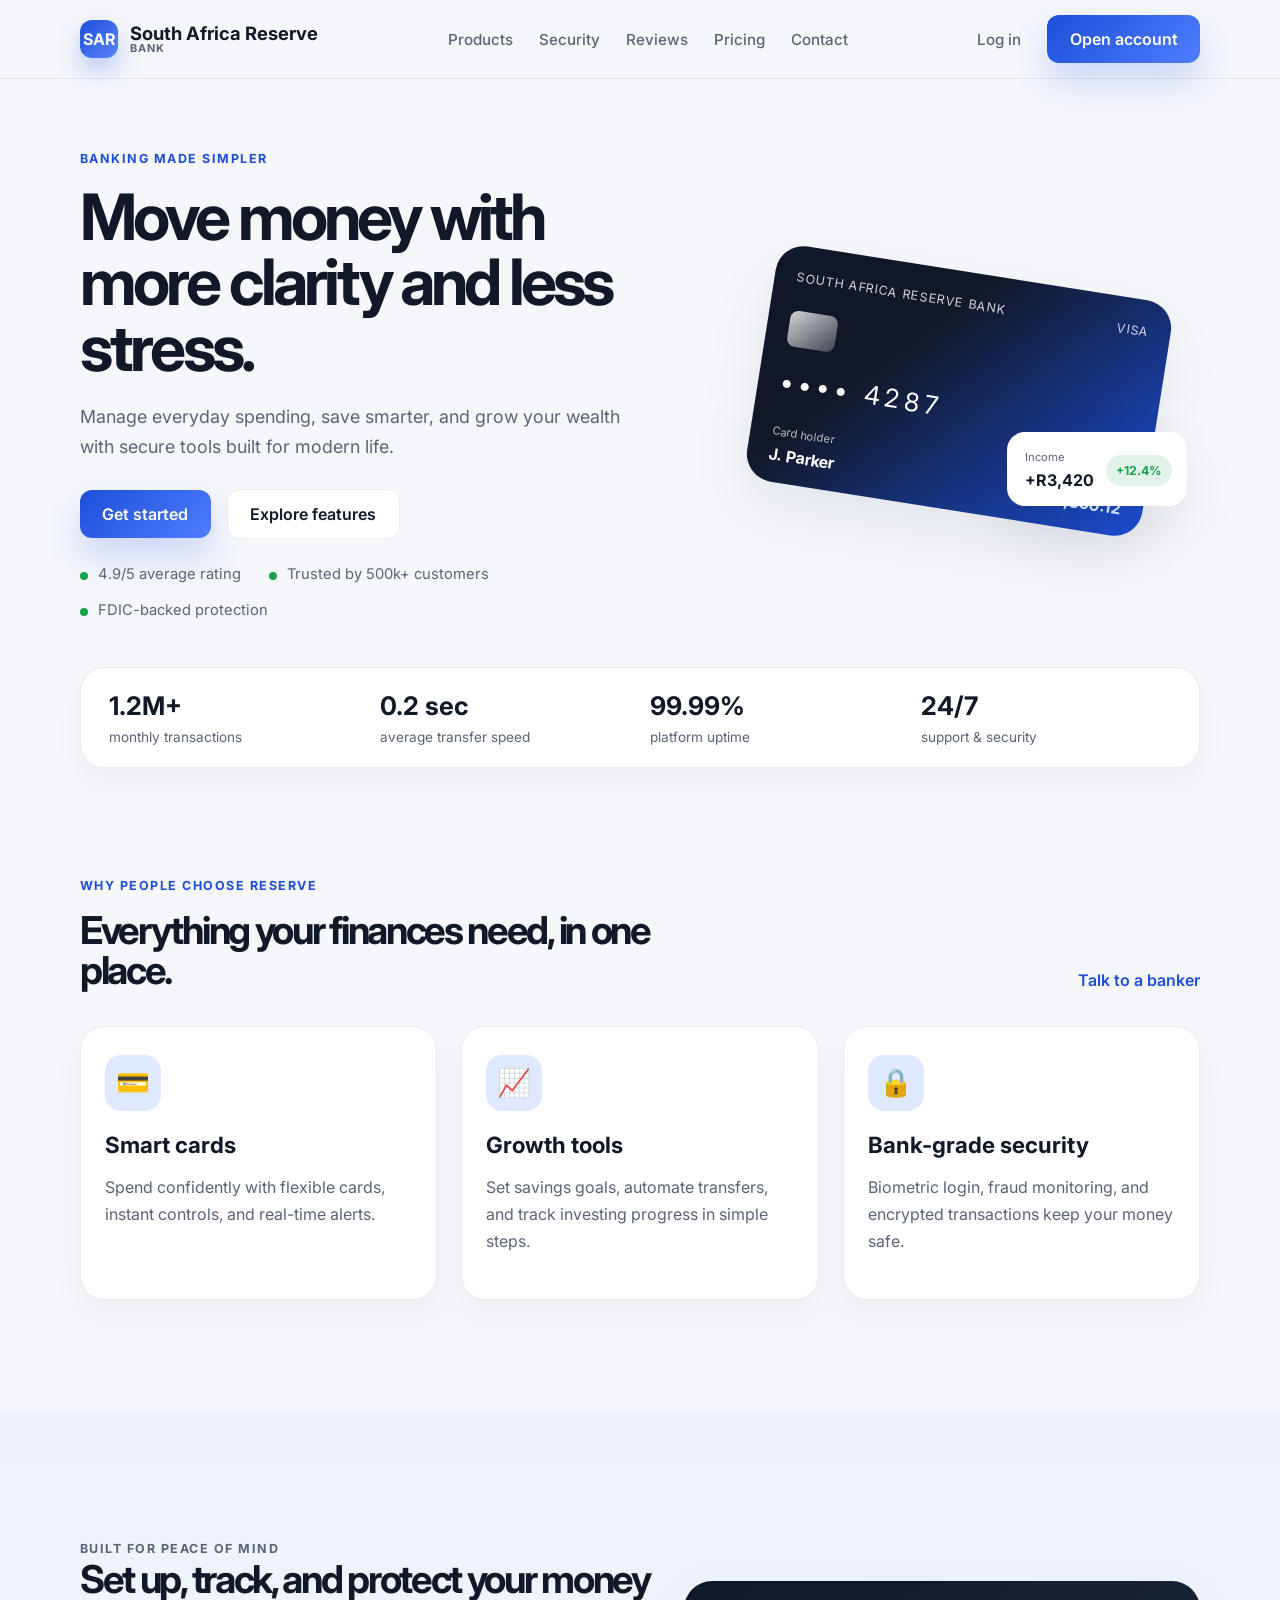
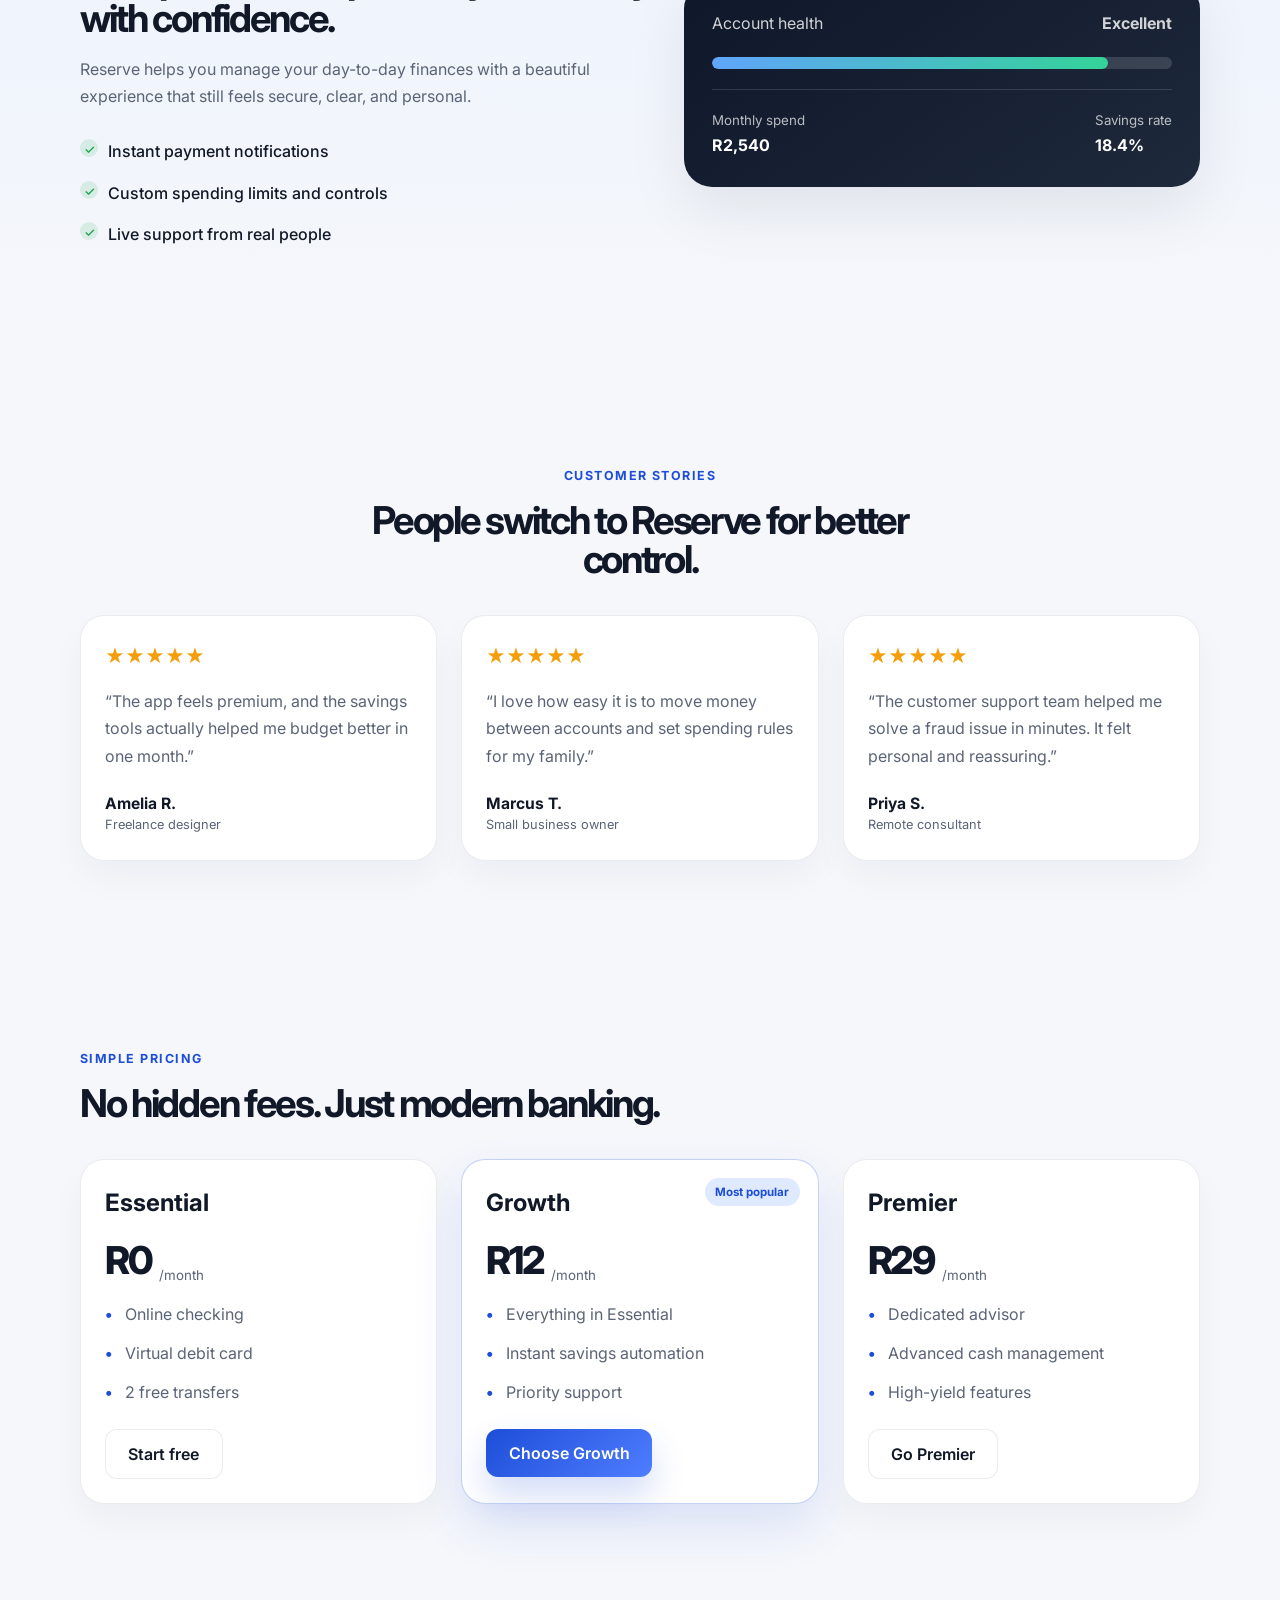
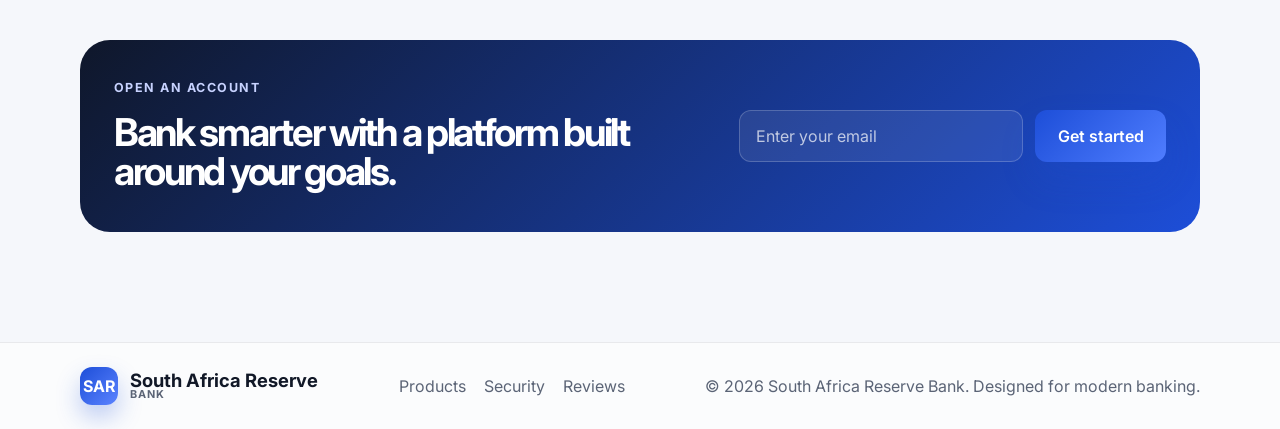
<file: index.html>
<!DOCTYPE html>
<html lang="en">
  <head>
    <meta charset="UTF-8" />
    <meta name="viewport" content="width=device-width, initial-scale=1.0" />
    <meta
      name="description"
      content="A modern digital banking website with personal and business banking solutions."
    />
    <title>South Africa Reserve Bank | Smart Banking for Everyday Life</title>
    <link rel="preconnect" href="https://fonts.googleapis.com" />
    <link rel="preconnect" href="https://fonts.gstatic.com" crossorigin />
    <link
      href="https://fonts.googleapis.com/css2?family=Inter:wght@400;500;600;700;800&display=swap"
      rel="stylesheet"
    />
    <link rel="stylesheet" href="styles.css" />
  </head>
  <body>
    <header class="site-header">
      <div class="container nav-wrap">
        <a href="#top" class="brand" aria-label="South Africa Reserve Bank Home">
          <span class="brand-mark">SAR</span>
          <span class="brand-text">
            <strong>South Africa Reserve</strong>
            <small>Bank</small>
          </span>
        </a>

        <button class="menu-toggle" aria-label="Toggle navigation" aria-expanded="false">
          <span></span>
          <span></span>
          <span></span>
        </button>

        <nav class="main-nav" aria-label="Main navigation">
          <a href="#features">Products</a>
          <a href="#security">Security</a>
          <a href="#reviews">Reviews</a>
          <a href="#pricing">Pricing</a>
          <a href="#contact">Contact</a>
        </nav>

        <div class="nav-actions">
          <a class="nav-link" href="login.html">Log in</a>
          <a class="button button-primary" href="#contact">Open account</a>
        </div>
      </div>
    </header>

    <main id="top">
      <section class="hero">
        <div class="container hero-grid">
          <div class="hero-copy">
            <p class="eyebrow">Banking made simpler</p>
            <h1>Move money with more clarity and less stress.</h1>
            <p class="lead">
              Manage everyday spending, save smarter, and grow your wealth with secure tools built for modern life.
            </p>

            <div class="hero-actions">
              <a class="button button-primary" href="#contact">Get started</a>
              <a class="button button-secondary" href="#features">Explore features</a>
            </div>

            <ul class="hero-trust" aria-label="Key trust points">
              <li>4.9/5 average rating</li>
              <li>Trusted by 500k+ customers</li>
              <li>FDIC-backed protection</li>
            </ul>
          </div>

          <div class="hero-visual" aria-label="Bank account preview">
            <div class="card-stack">
              <div class="bank-card main-card">
                <div class="card-top">
                  <span>South Africa Reserve Bank</span>
                  <span>Visa</span>
                </div>
                <div class="card-chip"></div>
                <div class="card-number">••••  4287</div>
                <div class="card-bottom">
                  <div>
                    <small>Card holder</small>
                    <strong>J. Parker</strong>
                  </div>
                  <div>
                    <small>Balance</small>
                    <strong class="balance-amount">R24,860.12</strong>
                  </div>
                </div>
              </div>

              <div class="mini-panel">
                <div>
                  <span class="mini-label">Income</span>
                  <strong>+R3,420</strong>
                </div>
                <div class="trend up">+12.4%</div>
              </div>
            </div>
          </div>
        </div>
      </section>

      <section class="stats-bar" aria-label="Banking statistics">
        <div class="container stats-grid">
          <div>
            <strong>1.2M+</strong>
            <span>monthly transactions</span>
          </div>
          <div>
            <strong>0.2 sec</strong>
            <span>average transfer speed</span>
          </div>
          <div>
            <strong>99.99%</strong>
            <span>platform uptime</span>
          </div>
          <div>
            <strong>24/7</strong>
            <span>support & security</span>
          </div>
        </div>
      </section>

      <section class="section" id="features">
        <div class="container section-head">
          <div>
            <p class="eyebrow">Why people choose Reserve</p>
            <h2>Everything your finances need, in one place.</h2>
          </div>
          <a href="#contact" class="text-link">Talk to a banker</a>
        </div>

        <div class="container feature-grid">
          <article class="feature-card">
            <div class="feature-icon">💳</div>
            <h3>Smart cards</h3>
            <p>Spend confidently with flexible cards, instant controls, and real-time alerts.</p>
          </article>
          <article class="feature-card">
            <div class="feature-icon">📈</div>
            <h3>Growth tools</h3>
            <p>Set savings goals, automate transfers, and track investing progress in simple steps.</p>
          </article>
          <article class="feature-card">
            <div class="feature-icon">🔒</div>
            <h3>Bank-grade security</h3>
            <p>Biometric login, fraud monitoring, and encrypted transactions keep your money safe.</p>
          </article>
        </div>
      </section>

      <section class="section section-alt" id="security">
        <div class="container split-layout">
          <div class="split-copy">
            <p class="eyebrow">Built for peace of mind</p>
            <h2>Set up, track, and protect your money with confidence.</h2>
            <p>
              Reserve helps you manage your day-to-day finances with a beautiful experience that still feels secure, clear, and personal.
            </p>

            <ul class="check-list">
              <li>Instant payment notifications</li>
              <li>Custom spending limits and controls</li>
              <li>Live support from real people</li>
            </ul>
          </div>

          <div class="security-panel">
            <div class="panel-row">
              <span>Account health</span>
              <strong>Excellent</strong>
            </div>
            <div class="progress-wrap">
              <div class="progress-bar"></div>
            </div>
            <div class="panel-stat-grid">
              <div>
                <small>Monthly spend</small>
                <strong>R2,540</strong>
              </div>
              <div>
                <small>Savings rate</small>
                <strong>18.4%</strong>
              </div>
            </div>
          </div>
        </div>
      </section>

      <section class="section" id="reviews">
        <div class="container section-head centered-head">
          <div>
            <p class="eyebrow">Customer stories</p>
            <h2>People switch to Reserve for better control.</h2>
          </div>
        </div>

        <div class="container review-grid">
          <article class="review-card">
            <div class="stars">★★★★★</div>
            <p>“The app feels premium, and the savings tools actually helped me budget better in one month.”</p>
            <div class="reviewer">
              <strong>Amelia R.</strong>
              <span>Freelance designer</span>
            </div>
          </article>
          <article class="review-card">
            <div class="stars">★★★★★</div>
            <p>“I love how easy it is to move money between accounts and set spending rules for my family.”</p>
            <div class="reviewer">
              <strong>Marcus T.</strong>
              <span>Small business owner</span>
            </div>
          </article>
          <article class="review-card">
            <div class="stars">★★★★★</div>
            <p>“The customer support team helped me solve a fraud issue in minutes. It felt personal and reassuring.”</p>
            <div class="reviewer">
              <strong>Priya S.</strong>
              <span>Remote consultant</span>
            </div>
          </article>
        </div>
      </section>

      <section class="section pricing-section" id="pricing">
        <div class="container section-head">
          <div>
            <p class="eyebrow">Simple pricing</p>
            <h2>No hidden fees. Just modern banking.</h2>
          </div>
        </div>

        <div class="container pricing-grid">
          <article class="price-card basic">
            <h3>Essential</h3>
            <div class="price"><span>R0</span><small>/month</small></div>
            <ul>
              <li>Online checking</li>
              <li>Virtual debit card</li>
              <li>2 free transfers</li>
            </ul>
            <a class="button button-secondary" href="#contact">Start free</a>
          </article>

          <article class="price-card featured">
            <div class="badge">Most popular</div>
            <h3>Growth</h3>
            <div class="price"><span>R12</span><small>/month</small></div>
            <ul>
              <li>Everything in Essential</li>
              <li>Instant savings automation</li>
              <li>Priority support</li>
            </ul>
            <a class="button button-primary" href="#contact">Choose Growth</a>
          </article>

          <article class="price-card basic">
            <h3>Premier</h3>
            <div class="price"><span>R29</span><small>/month</small></div>
            <ul>
              <li>Dedicated advisor</li>
              <li>Advanced cash management</li>
              <li>High-yield features</li>
            </ul>
            <a class="button button-secondary" href="#contact">Go Premier</a>
          </article>
        </div>
      </section>

      <section class="cta-block" id="contact">
        <div class="container cta-inner">
          <div>
            <p class="eyebrow">Open an account</p>
            <h2>Bank smarter with a platform built around your goals.</h2>
          </div>
          <form class="cta-form">
            <input type="email" placeholder="Enter your email" aria-label="Email address" />
            <button type="submit" class="button button-primary">Get started</button>
          </form>
        </div>
      </section>
    </main>

    <footer class="site-footer">
      <div class="container footer-wrap">
        <div class="brand footer-brand">
          <span class="brand-mark">SAR</span>
          <span class="brand-text">
            <strong>South Africa Reserve</strong>
            <small>Bank</small>
          </span>
        </div>

        <div class="footer-links">
          <a href="#features">Products</a>
          <a href="#security">Security</a>
          <a href="#reviews">Reviews</a>
        </div>

        <p>© 2026 South Africa Reserve Bank. Designed for modern banking.</p>
      </div>
    </footer>

    <script src="script.js"></script>
  </body>
</html>
</file>
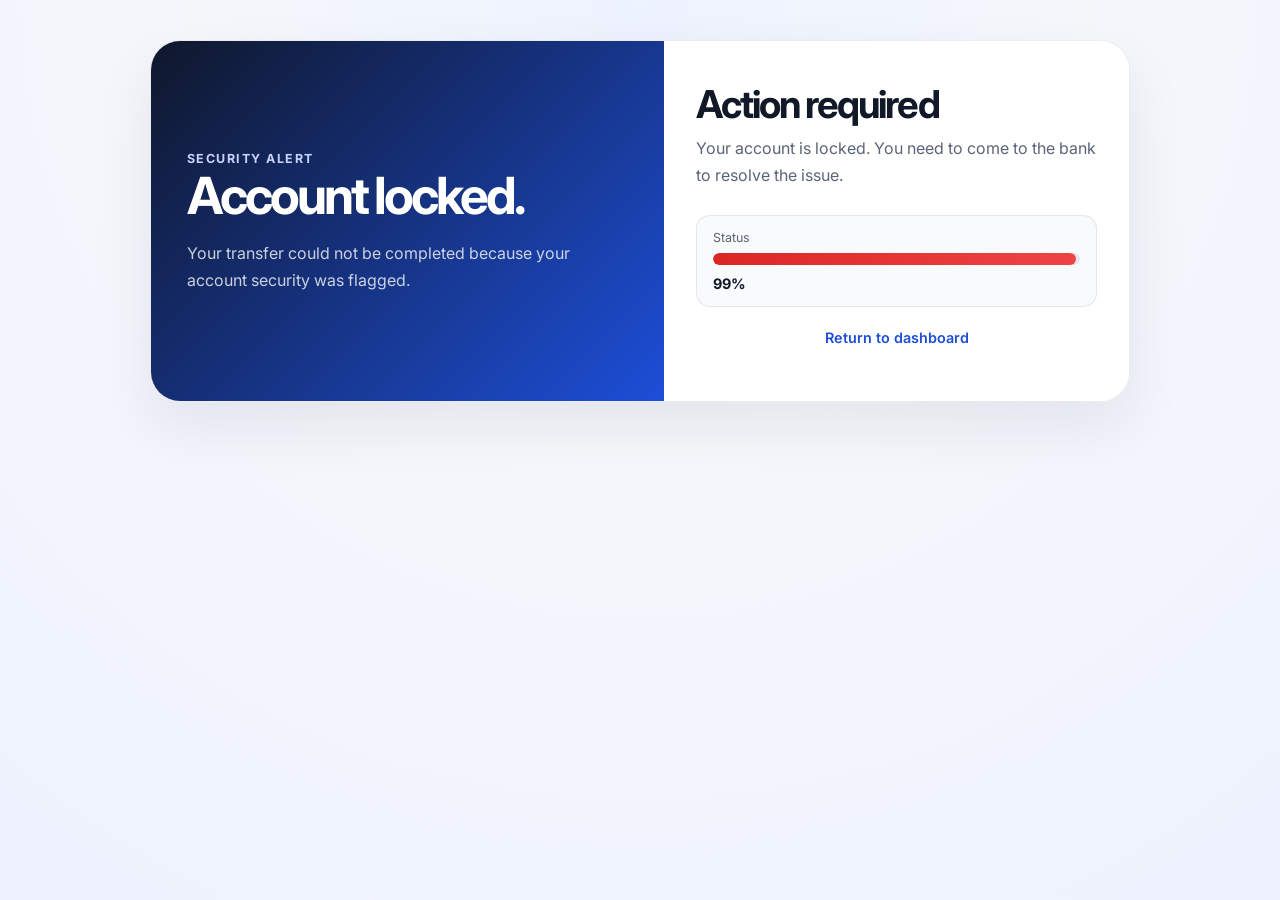
<file: account-locked.html>
<!DOCTYPE html>
<html lang="en">
  <head>
    <meta charset="UTF-8" />
    <meta name="viewport" content="width=device-width, initial-scale=1.0" />
    <title>South Africa Reserve Bank | Account Locked</title>
    <link rel="preconnect" href="https://fonts.googleapis.com" />
    <link rel="preconnect" href="https://fonts.gstatic.com" crossorigin />
    <link href="https://fonts.googleapis.com/css2?family=Inter:wght@400;500;600;700;800&display=swap" rel="stylesheet" />
    <link rel="stylesheet" href="styles.css" />
  </head>
  <body class="auth-body">
    <div class="auth-shell">
      <aside class="auth-visual">
        <p class="eyebrow">Security alert</p>
        <h1>Account locked.</h1>
        <p>Your transfer could not be completed because your account security was flagged.</p>
      </aside>

      <main class="auth-card">
        <h2>Action required</h2>
        <p class="auth-copy">Your account is locked. You need to come to the bank to resolve the issue.</p>

        <div class="transfer-status">
          <div class="transfer-status-label">Status</div>
          <div class="transfer-progress">
            <span style="width: 99%; background: linear-gradient(90deg, #dc2626, #ef4444);"></span>
          </div>
          <strong id="transfer-progress-text">99%</strong>
        </div>

        <p class="auth-meta"><a href="dashboard.html">Return to dashboard</a></p>
      </main>
    </div>
  </body>
</html>
</file>
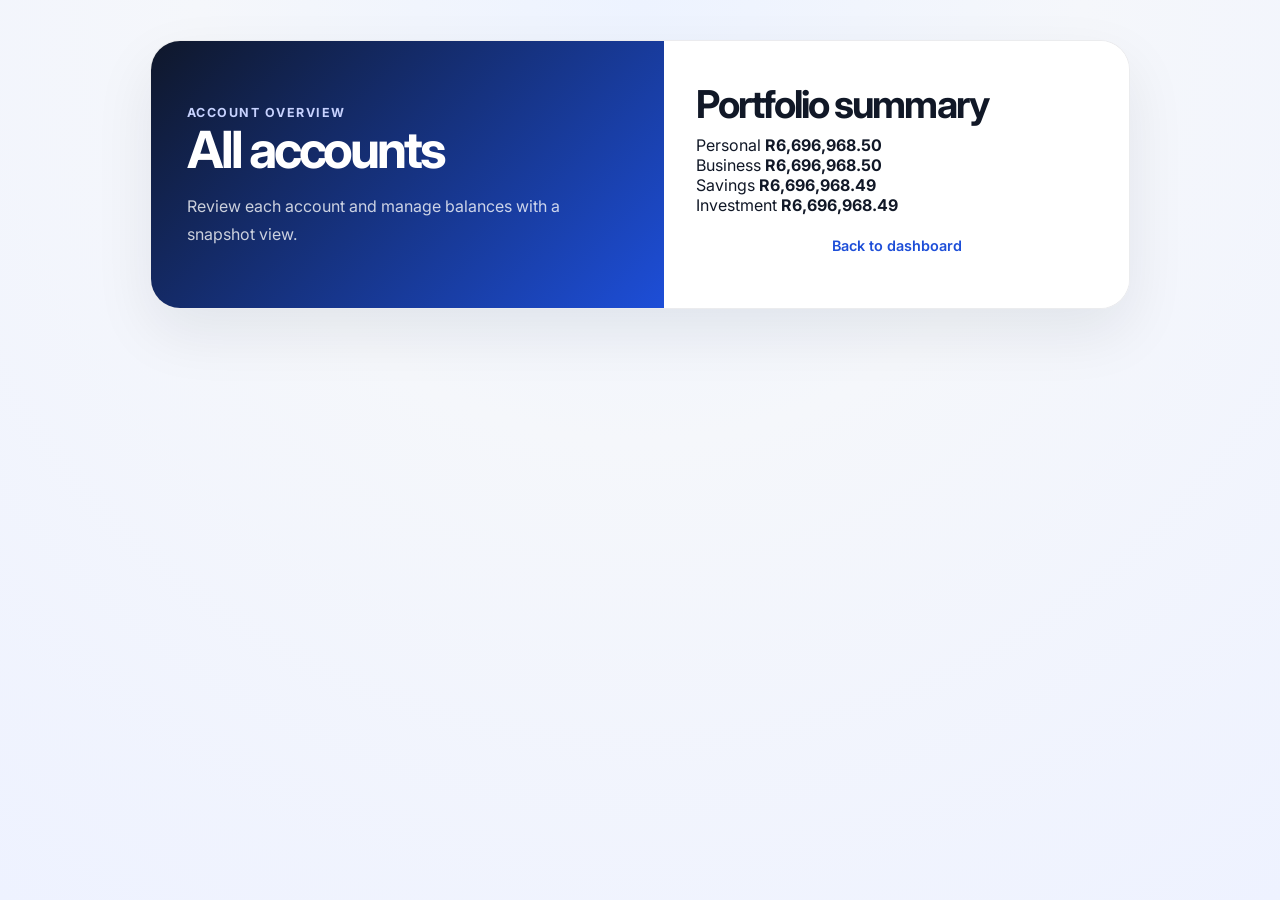
<file: accounts.html>
<!DOCTYPE html>
<html lang="en">
  <head>
    <meta charset="UTF-8" />
    <meta name="viewport" content="width=device-width, initial-scale=1.0" />
    <title>South Africa Reserve Bank | Accounts</title>
    <link rel="preconnect" href="https://fonts.googleapis.com" />
    <link rel="preconnect" href="https://fonts.gstatic.com" crossorigin />
    <link href="https://fonts.googleapis.com/css2?family=Inter:wght@400;500;600;700;800&display=swap" rel="stylesheet" />
    <link rel="stylesheet" href="styles.css" />
  </head>
  <body class="auth-body">
    <div class="auth-shell form-shell">
      <aside class="auth-visual">
        <p class="eyebrow">Account overview</p>
        <h1>All accounts</h1>
        <p>Review each account and manage balances with a snapshot view.</p>
      </aside>

      <main class="auth-card">
        <h2>Portfolio summary</h2>
        <div class="budget-card">
          <div class="budget-row">
            <span>Personal</span>
            <strong>R6,696,968.50</strong>
          </div>
          <div class="budget-row">
            <span>Business</span>
            <strong>R6,696,968.50</strong>
          </div>
          <div class="budget-row">
            <span>Savings</span>
            <strong>R6,696,968.49</strong>
          </div>
          <div class="budget-row">
            <span>Investment</span>
            <strong>R6,696,968.49</strong>
          </div>
        </div>

        <p class="auth-meta"><a href="dashboard.html">Back to dashboard</a></p>
      </main>
    </div>
  </body>
</html>
</file>
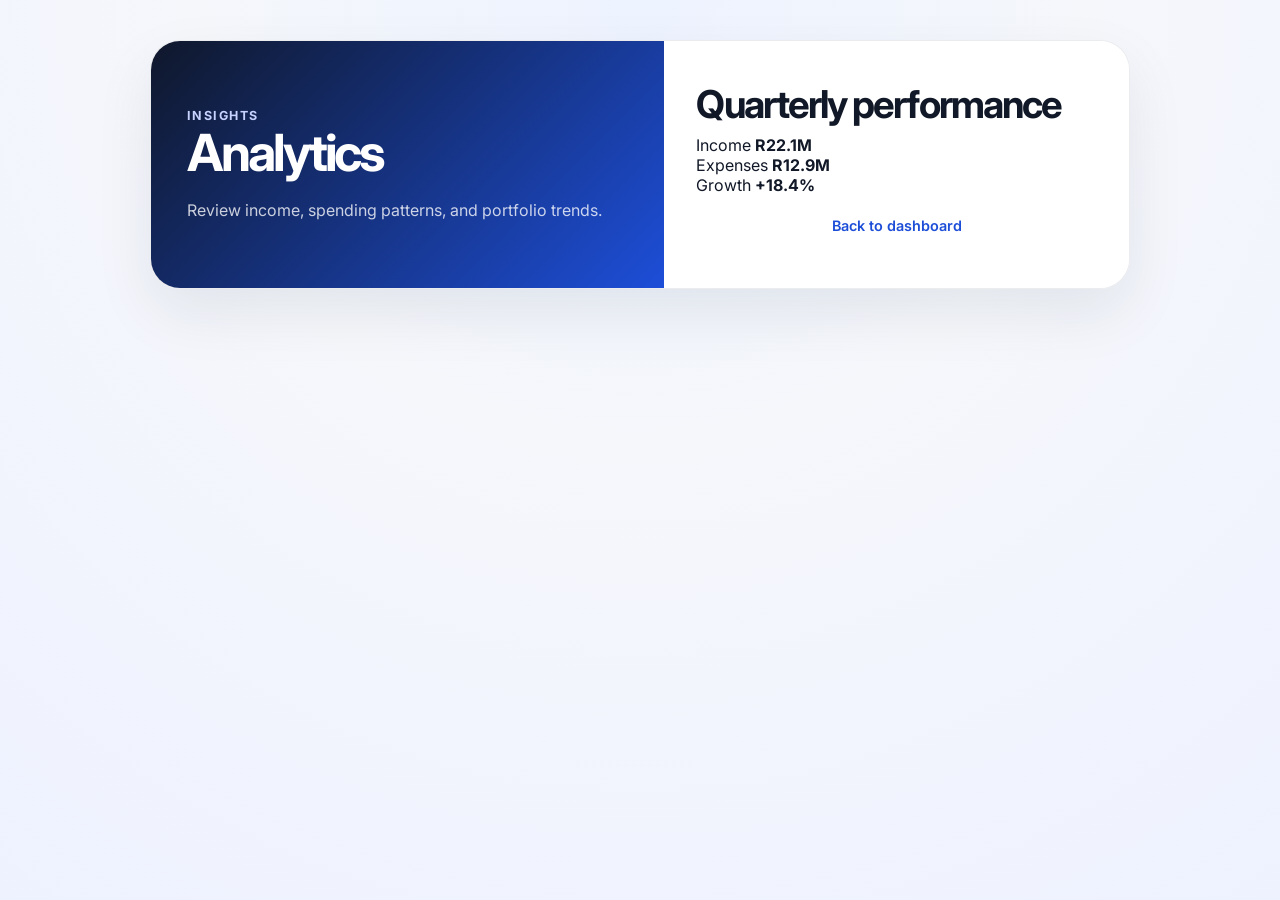
<file: analytics.html>
<!DOCTYPE html>
<html lang="en">
  <head>
    <meta charset="UTF-8" />
    <meta name="viewport" content="width=device-width, initial-scale=1.0" />
    <title>South Africa Reserve Bank | Analytics</title>
    <link rel="preconnect" href="https://fonts.googleapis.com" />
    <link rel="preconnect" href="https://fonts.gstatic.com" crossorigin />
    <link href="https://fonts.googleapis.com/css2?family=Inter:wght@400;500;600;700;800&display=swap" rel="stylesheet" />
    <link rel="stylesheet" href="styles.css" />
  </head>
  <body class="auth-body">
    <div class="auth-shell form-shell">
      <aside class="auth-visual">
        <p class="eyebrow">Insights</p>
        <h1>Analytics</h1>
        <p>Review income, spending patterns, and portfolio trends.</p>
      </aside>

      <main class="auth-card">
        <h2>Quarterly performance</h2>
        <div class="budget-card">
          <div class="budget-row">
            <span>Income</span>
            <strong>R22.1M</strong>
          </div>
          <div class="budget-row">
            <span>Expenses</span>
            <strong>R12.9M</strong>
          </div>
          <div class="budget-row">
            <span>Growth</span>
            <strong>+18.4%</strong>
          </div>
        </div>

        <p class="auth-meta"><a href="dashboard.html">Back to dashboard</a></p>
      </main>
    </div>
  </body>
</html>
</file>
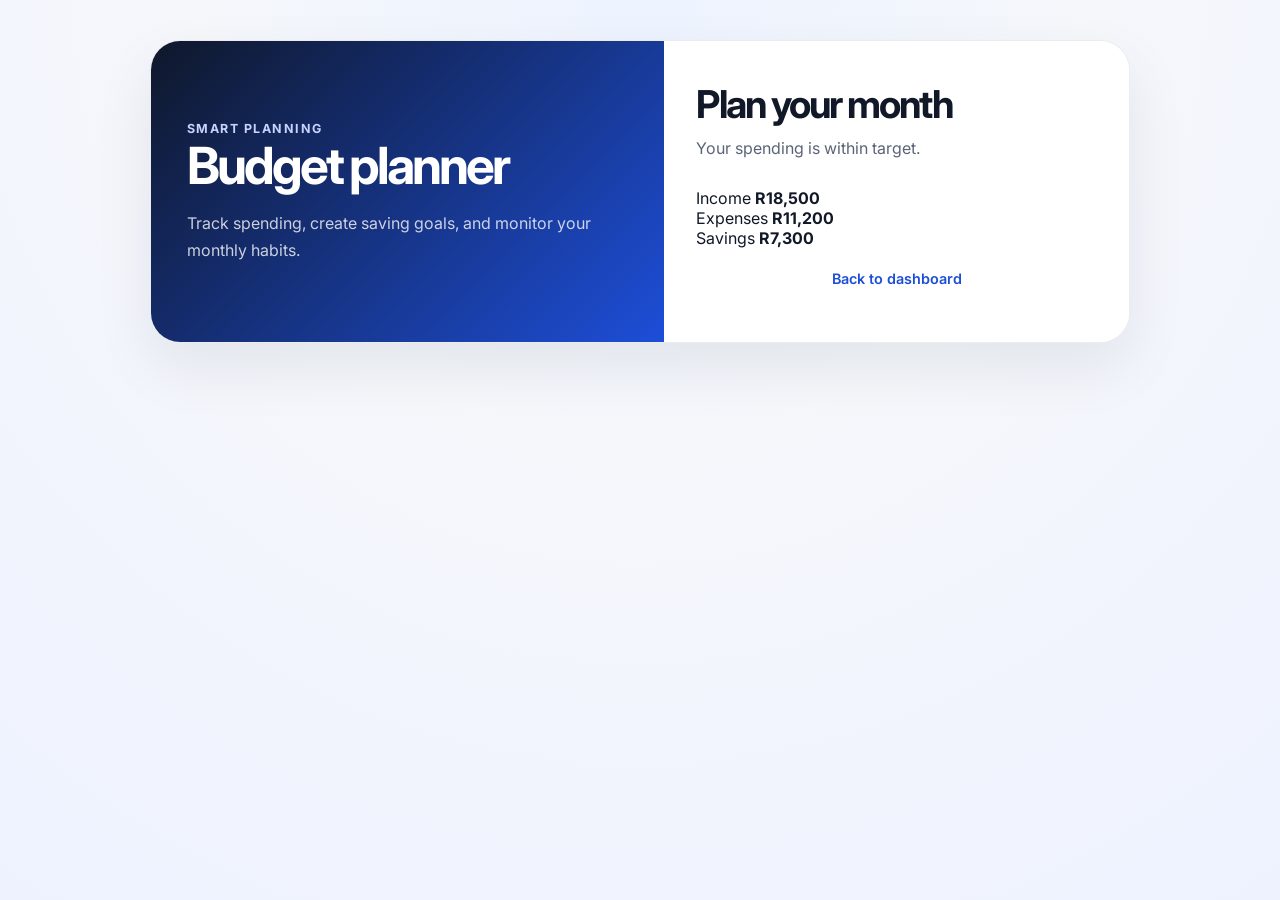
<file: budget-planner.html>
<!DOCTYPE html>
<html lang="en">
  <head>
    <meta charset="UTF-8" />
    <meta name="viewport" content="width=device-width, initial-scale=1.0" />
    <title>South Africa Reserve Bank | Budget Planner</title>
    <link rel="preconnect" href="https://fonts.googleapis.com" />
    <link rel="preconnect" href="https://fonts.gstatic.com" crossorigin />
    <link href="https://fonts.googleapis.com/css2?family=Inter:wght@400;500;600;700;800&display=swap" rel="stylesheet" />
    <link rel="stylesheet" href="styles.css" />
  </head>
  <body class="auth-body">
    <div class="auth-shell form-shell">
      <aside class="auth-visual">
        <p class="eyebrow">Smart planning</p>
        <h1>Budget planner</h1>
        <p>Track spending, create saving goals, and monitor your monthly habits.</p>
      </aside>

      <main class="auth-card">
        <h2>Plan your month</h2>
        <p class="auth-copy">Your spending is within target.</p>

        <div class="budget-card">
          <div class="budget-row">
            <span>Income</span>
            <strong>R18,500</strong>
          </div>
          <div class="budget-row">
            <span>Expenses</span>
            <strong>R11,200</strong>
          </div>
          <div class="budget-row">
            <span>Savings</span>
            <strong>R7,300</strong>
          </div>
        </div>

        <p class="auth-meta"><a href="dashboard.html">Back to dashboard</a></p>
      </main>
    </div>
  </body>
</html>
</file>
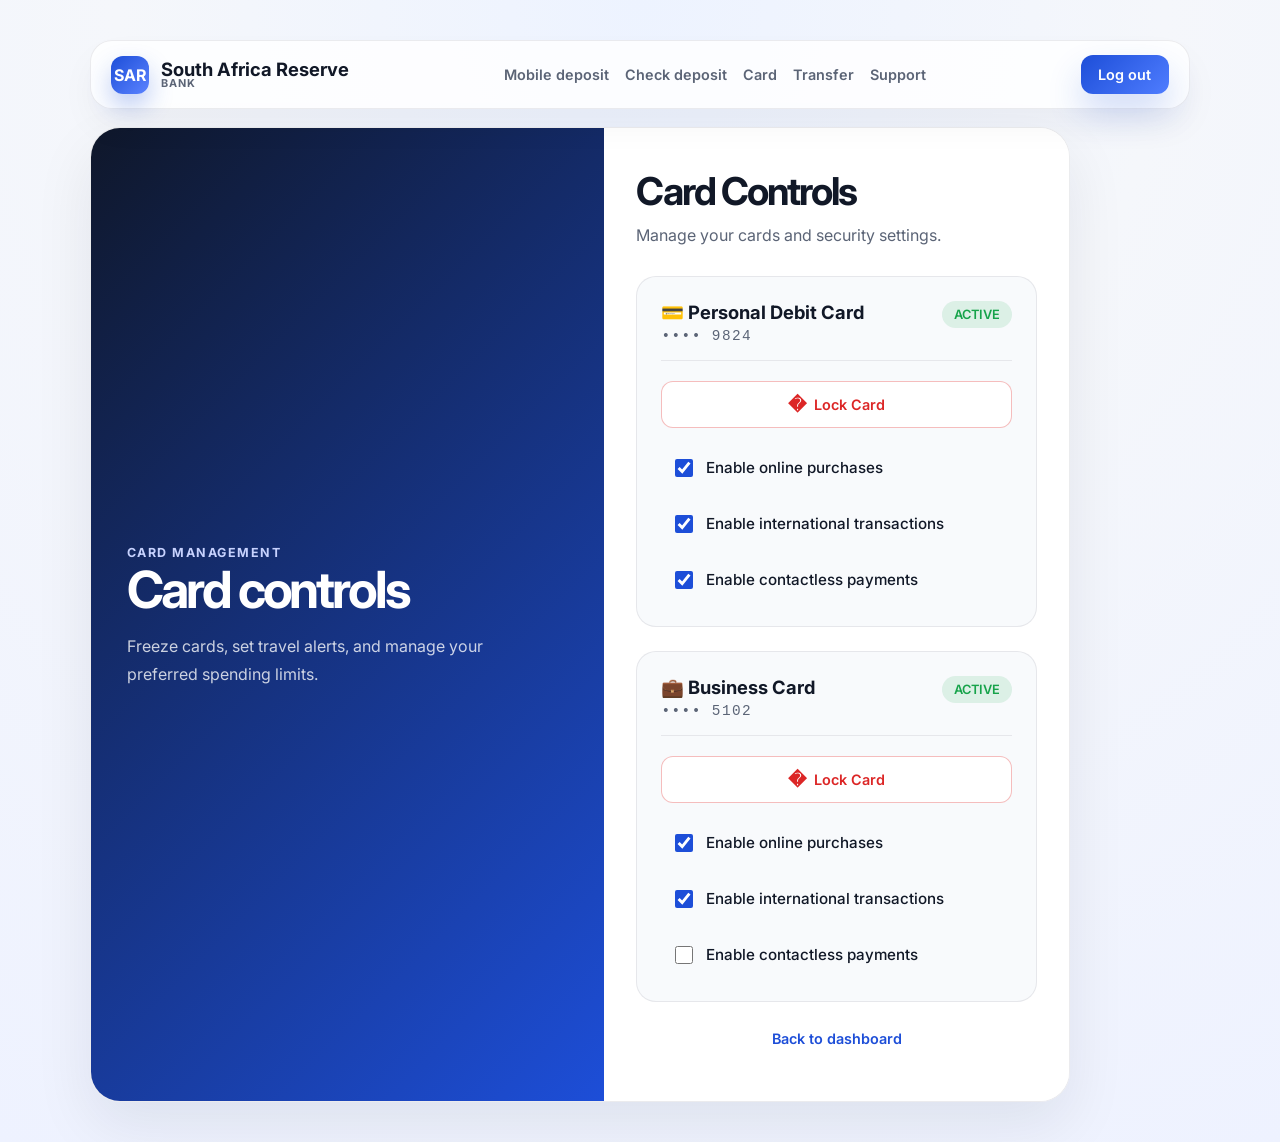
<file: card-controls.html>
<!DOCTYPE html>
<html lang="en">
  <head>
    <meta charset="UTF-8" />
    <meta name="viewport" content="width=device-width, initial-scale=1.0" />
    <title>South Africa Reserve Bank | Card Controls</title>
    <link rel="preconnect" href="https://fonts.googleapis.com" />
    <link rel="preconnect" href="https://fonts.gstatic.com" crossorigin />
    <link href="https://fonts.googleapis.com/css2?family=Inter:wght@400;500;600;700;800&display=swap" rel="stylesheet" />
    <link rel="stylesheet" href="styles.css" />
  </head>
  <body class="auth-body">
    <div class="page-layout">
      <header class="dashboard-topbar page-topbar">
        <div class="dashboard-meta">
          <div class="brand" aria-label="South Africa Reserve Bank Home">
            <span class="brand-mark">SAR</span>
            <span class="brand-text">
              <strong>South Africa Reserve</strong>
              <small>Bank</small>
            </span>
          </div>
        </div>

        <nav class="page-topbar-menu" id="pageMenu" aria-label="Main navigation">
          <a href="mobile-deposit.html">Mobile deposit</a>
          <a href="check-deposit.html">Check deposit</a>
          <a href="card-controls.html">Card</a>
          <a href="transfer.html">Transfer</a>
          <a href="support.html">Support</a>
        </nav>

        <button class="button button-primary" type="button" onclick="sessionStorage.clear(); window.location.href='login.html';">Log out</button>
      </header>

      <div class="auth-shell form-shell">
        <aside class="auth-visual">
          <p class="eyebrow">Card management</p>
          <h1>Card controls</h1>
          <p>Freeze cards, set travel alerts, and manage your preferred spending limits.</p>
        </aside>

        <main class="auth-card">
          <h2>Card Controls</h2>
          <p class="auth-copy">Manage your cards and security settings.</p>

          <div class="cards-container">
          <!-- Personal Card -->
          <div class="card-control-item">
            <div class="card-control-header">
              <div>
                <h3>💳 Personal Debit Card</h3>
                <p class="card-number-masked">•••• 9824</p>
              </div>
              <div id="card-1-status" class="card-status-badge active">Active</div>
            </div>

            <div class="card-control-actions">
              <button id="card-1-lock" class="card-action-btn lock-btn" type="button">
                <span class="btn-icon">�</span>
                <span class="btn-text">Lock Card</span>
              </button>
              <button id="card-1-unlock" class="card-action-btn unlock-btn hidden" type="button">
                <span class="btn-icon">🔓</span>
                <span class="btn-text">Unlock Card</span>
              </button>
            </div>

            <div class="card-control-options">
              <label class="checkbox-option">
                <input type="checkbox" checked />
                <span>Enable online purchases</span>
              </label>
              <label class="checkbox-option">
                <input type="checkbox" checked />
                <span>Enable international transactions</span>
              </label>
              <label class="checkbox-option">
                <input type="checkbox" checked />
                <span>Enable contactless payments</span>
              </label>
            </div>
          </div>

          <!-- Business Card -->
          <div class="card-control-item">
            <div class="card-control-header">
              <div>
                <h3>💼 Business Card</h3>
                <p class="card-number-masked">•••• 5102</p>
              </div>
              <div id="card-2-status" class="card-status-badge active">Active</div>
            </div>

            <div class="card-control-actions">
              <button id="card-2-lock" class="card-action-btn lock-btn" type="button">
                <span class="btn-icon">�</span>
                <span class="btn-text">Lock Card</span>
              </button>
              <button id="card-2-unlock" class="card-action-btn unlock-btn hidden" type="button">
                <span class="btn-icon">🔓</span>
                <span class="btn-text">Unlock Card</span>
              </button>
            </div>

            <div class="card-control-options">
              <label class="checkbox-option">
                <input type="checkbox" checked />
                <span>Enable online purchases</span>
              </label>
              <label class="checkbox-option">
                <input type="checkbox" checked />
                <span>Enable international transactions</span>
              </label>
              <label class="checkbox-option">
                <input type="checkbox" />
                <span>Enable contactless payments</span>
              </label>
            </div>
          </div>
        </div>

          <p class="auth-meta"><a href="dashboard.html">Back to dashboard</a></p>
        </main>
      </div>
    </div>
    <script src="script.js"></script>
  </body>
</html>
</file>
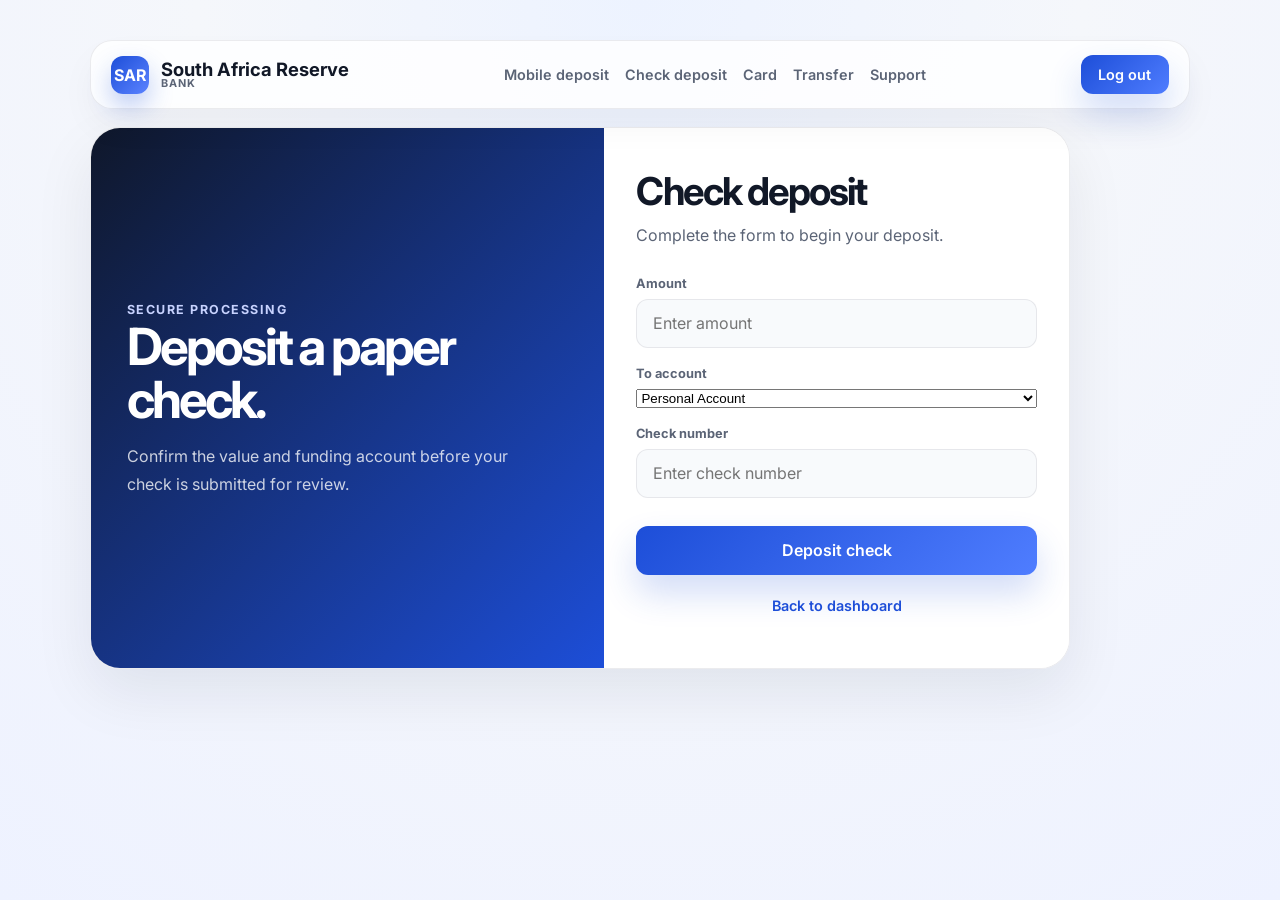
<file: check-deposit.html>
<!DOCTYPE html>
<html lang="en">
  <head>
    <meta charset="UTF-8" />
    <meta name="viewport" content="width=device-width, initial-scale=1.0" />
    <title>South Africa Reserve Bank | Check Deposit</title>
    <link rel="preconnect" href="https://fonts.googleapis.com" />
    <link rel="preconnect" href="https://fonts.gstatic.com" crossorigin />
    <link href="https://fonts.googleapis.com/css2?family=Inter:wght@400;500;600;700;800&display=swap" rel="stylesheet" />
    <link rel="stylesheet" href="styles.css" />
  </head>
  <body class="auth-body">
    <div class="page-layout">
      <header class="dashboard-topbar page-topbar">
        <div class="dashboard-meta">
          <div class="brand" aria-label="South Africa Reserve Bank Home">
            <span class="brand-mark">SAR</span>
            <span class="brand-text">
              <strong>South Africa Reserve</strong>
              <small>Bank</small>
            </span>
          </div>
        </div>

        <nav class="page-topbar-menu" id="pageMenu" aria-label="Main navigation">
          <a href="mobile-deposit.html">Mobile deposit</a>
          <a href="check-deposit.html">Check deposit</a>
          <a href="card-controls.html">Card</a>
          <a href="transfer.html">Transfer</a>
          <a href="support.html">Support</a>
        </nav>

        <button class="button button-primary" type="button" onclick="sessionStorage.clear(); window.location.href='login.html';">Log out</button>
      </header>

      <div class="auth-shell form-shell">
        <aside class="auth-visual">
          <p class="eyebrow">Secure processing</p>
          <h1>Deposit a paper check.</h1>
          <p>Confirm the value and funding account before your check is submitted for review.</p>
        </aside>

        <main class="auth-card">
          <h2>Check deposit</h2>
          <p class="auth-copy">Complete the form to begin your deposit.</p>

          <form class="auth-form action-form">
          <div class="field-group">
            <label for="check-amount">Amount</label>
            <input id="check-amount" type="number" placeholder="Enter amount" min="0" step="0.01" />
          </div>

          <div class="field-group">
            <label for="check-account">To account</label>
            <select id="check-account">
              <option>Personal Account</option>
              <option>Business Account</option>
            </select>
          </div>

          <div class="field-group">
            <label for="check-number">Check number</label>
            <input id="check-number" type="text" placeholder="Enter check number" />
          </div>

          <button type="submit" class="button button-primary">Deposit check</button>
        </form>

          <p class="auth-meta"><a href="dashboard.html">Back to dashboard</a></p>
        </main>
      </div>
    </div>

    <script src="script.js"></script>
  </body>
</html>
</file>
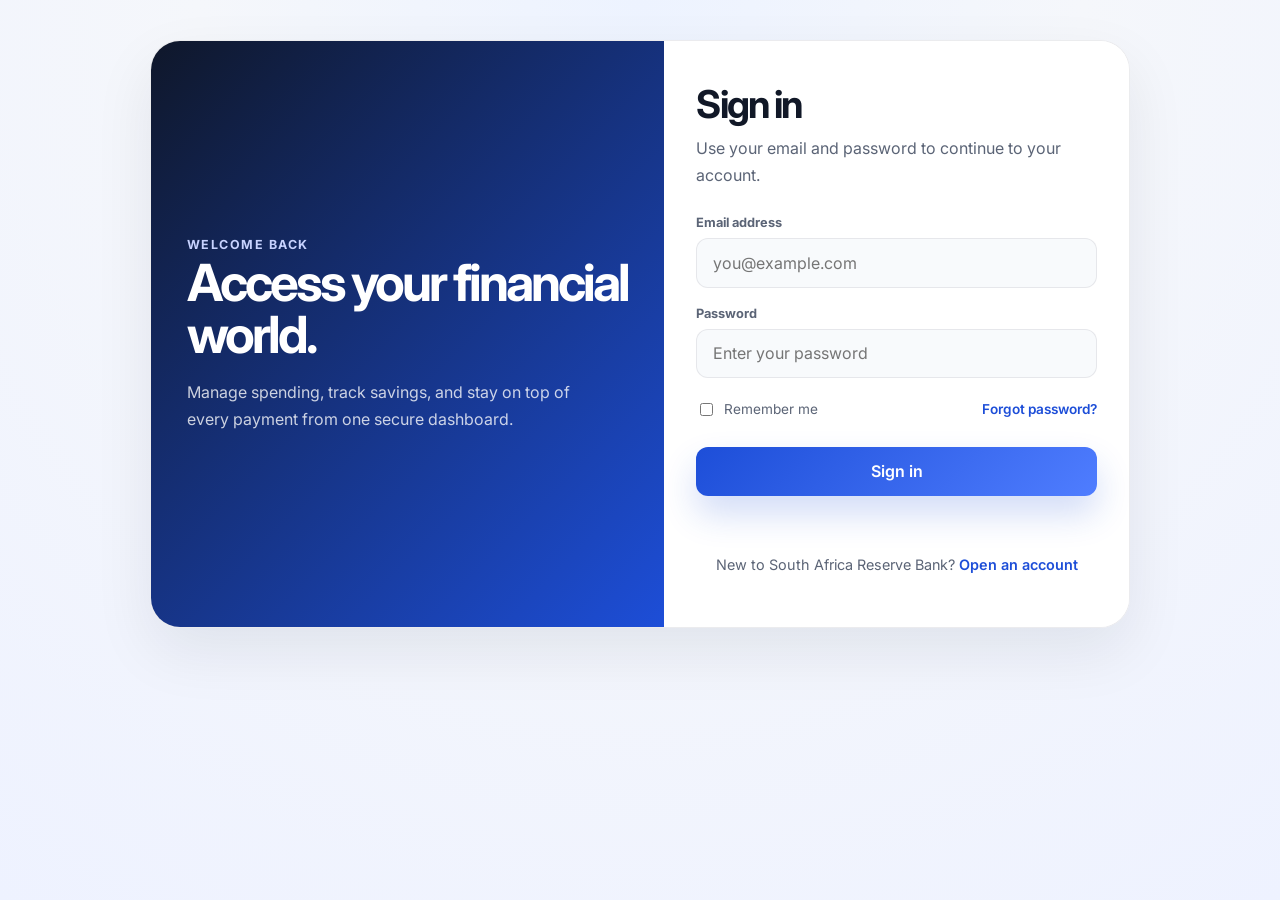
<file: dashboard.html>
<!DOCTYPE html>
<html lang="en">
  <head>
    <meta charset="UTF-8" />
    <meta name="viewport" content="width=device-width, initial-scale=1.0" />
    <title>South Africa Reserve Bank | Dashboard</title>
    <meta name="description" content="Personal and business dashboard overview." />
    <link rel="preconnect" href="https://fonts.googleapis.com" />
    <link rel="preconnect" href="https://fonts.gstatic.com" crossorigin />
    <link
      href="https://fonts.googleapis.com/css2?family=Inter:wght@400;500;600;700;800&display=swap"
      rel="stylesheet"
    />
    <link rel="stylesheet" href="styles.css" />
  </head>
  <body class="dashboard-body">
    <div class="dashboard-shell dashboard-app">
      <aside class="dashboard-sidebar">
        <div class="sidebar-brand" aria-label="South Africa Reserve Bank Home">
          <span class="brand-mark">SAR</span>
          <div class="brand-text">
            <strong>South Africa Reserve</strong>
            <small>Bank</small>
          </div>
        </div>

        <nav class="sidebar-nav" aria-label="Main navigation">
          <a class="nav-item active" href="dashboard.html">Overview</a>
          <a class="nav-item" href="accounts.html">Accounts</a>
          <a class="nav-item" href="transfer.html">Transfers</a>
          <a class="nav-item" href="card-controls.html">Cards</a>
          <a class="nav-item" href="analytics.html">Analytics</a>
          <a class="nav-item" href="support.html">Support</a>
        </nav>

        <div class="sidebar-summary">
          <span>Portfolio health</span>
          <strong>Excellent</strong>
          <small>12.8% up vs last month</small>
        </div>
      </aside>

      <main class="dashboard-main">
        <header class="dashboard-topbar">
          <button class="menu-toggle" id="menuToggle" type="button" aria-label="Toggle menu">
            <span></span>
            <span></span>
            <span></span>
          </button>
          <div class="dashboard-meta">
            <div class="brand" aria-label="South Africa Reserve Bank Home">
              <span class="brand-mark">SAR</span>
              <span class="brand-text">
                <strong>South Africa Reserve</strong>
                <small>Bank</small>
              </span>
            </div>
          </div>

          <button class="button button-primary" type="button" onclick="sessionStorage.clear(); window.location.href='login.html';">Log out</button>
        </header>

        <section class="dashboard-header">
          <div class="dashboard-header-copy">
            <span class="dashboard-pill">Premium Client</span>
            <h1>Welcome back, Jacoba Elizabeth Fourie</h1>
            <p>Your accounts are performing strongly across both personal and business portfolios.</p>
          </div>
        </section>

        <section class="summary-grid">
          <article class="summary-card">
            <span class="summary-label">Total portfolio value</span>
            <div class="summary-amount">R26,787,873.98</div>
            <div class="summary-meta">
              <span>Net growth this month</span>
              <strong>+8.4%</strong>
            </div>
          </article>

          <aside class="summary-card total-card">
            <span class="summary-label">Combined balance</span>
            <strong>R26,787,873.98</strong>
            <div class="mini-summary">
              <div>
                <span>Personal</span>
                <strong>R13,393,937.00</strong>
              </div>
              <div>
                <span>Business</span>
                <strong>R13,393,936.98</strong>
              </div>
            </div>
          </aside>
        </section>

        <section class="insight-grid" aria-label="Account insights">
          <article class="insight-card">
            <span class="insight-label">Available cash</span>
            <strong>R78.4M</strong>
            <small>Ready to transfer</small>
          </article>
          <article class="insight-card">
            <span class="insight-label">Monthly inflow</span>
            <strong>R22.1M</strong>
            <small>Up 12.8% from last month</small>
          </article>
          <article class="insight-card">
            <span class="insight-label">Pending transfers</span>
            <strong>3</strong>
            <small>2 external, 1 internal</small>
          </article>
        </section>

        <section class="analytics-grid" aria-label="Portfolio analytics">
          <article class="chart-card">
            <div class="card-header-row">
              <h3>Cash flow</h3>
              <span class="trend-pill">+18.4%</span>
            </div>
            <div class="chart-bars" aria-label="Monthly cash flow chart">
              <span style="height: 30%"></span>
              <span style="height: 52%"></span>
              <span style="height: 40%"></span>
              <span style="height: 66%"></span>
              <span style="height: 78%"></span>
              <span style="height: 62%"></span>
              <span style="height: 88%"></span>
            </div>
            <div class="chart-labels">
              <span>Jan</span>
              <span>Feb</span>
              <span>Mar</span>
              <span>Apr</span>
              <span>May</span>
              <span>Jun</span>
              <span>Jul</span>
            </div>
          </article>

          <article class="mini-card">
            <div class="card-header-row">
              <h3>Goals</h3>
              <span class="trend-pill soft">On track</span>
            </div>
            <div class="goal-line">
              <div>
                <span>Retirement</span>
                <strong>72%</strong>
              </div>
              <div class="goal-meter"><span style="width: 72%"></span></div>
            </div>
            <div class="goal-line">
              <div>
                <span>Home fund</span>
                <strong>58%</strong>
              </div>
              <div class="goal-meter"><span style="width: 58%"></span></div>
            </div>
            <div class="goal-line">
              <div>
                <span>Business expansion</span>
                <strong>81%</strong>
              </div>
              <div class="goal-meter"><span style="width: 81%"></span></div>
            </div>
          </article>
        </section>

        <section class="account-grid">
          <article class="account-card">
            <div class="account-header">
              <h3>Personal Account</h3>
              <span class="account-tag">Active</span>
            </div>

            <div class="account-balance-row">
              <div>
                <span class="account-label">Available balance</span>
                <div class="account-balance">R6,696,968.50</div>
              </div>
              <span class="account-balance-tag">+4.2%</span>
            </div>

            <div class="account-meta-grid">
              <div>
                <span>Account type</span>
                <strong>Personal</strong>
              </div>
              <div>
                <span>Routing</span>
                <strong>021000021</strong>
              </div>
              <div>
                <span>Last activity</span>
                <strong>Today</strong>
              </div>
              <div>
                <span>Account no.</span>
                <strong>•••• 9824</strong>
              </div>
            </div>
          </article>

          <article class="account-card">
            <div class="account-header">
              <h3>Business Account</h3>
              <span class="account-tag">Active</span>
            </div>

            <div class="account-balance-row">
              <div>
                <span class="account-label">Available balance</span>
                <div class="account-balance">R6,696,968.50</div>
              </div>
              <span class="account-balance-tag">+5.1%</span>
            </div>

            <div class="account-meta-grid">
              <div>
                <span>Account type</span>
                <strong>Business</strong>
              </div>
              <div>
                <span>Routing</span>
                <strong>021000021</strong>
              </div>
              <div>
                <span>Last activity</span>
                <strong>Today</strong>
              </div>
              <div>
                <span>Account no.</span>
                <strong>•••• 4671</strong>
              </div>
            </div>
          </article>

          <article class="account-card">
            <div class="account-header">
              <h3>Savings Account</h3>
              <span class="account-tag">Active</span>
            </div>

            <div class="account-balance-row">
              <div>
                <span class="account-label">Available balance</span>
                <div class="account-balance">R6,696,968.49</div>
              </div>
              <span class="account-balance-tag">+3.7%</span>
            </div>

            <div class="account-meta-grid">
              <div>
                <span>Account type</span>
                <strong>Savings</strong>
              </div>
              <div>
                <span>Routing</span>
                <strong>021000021</strong>
              </div>
              <div>
                <span>Last activity</span>
                <strong>Today</strong>
              </div>
              <div>
                <span>Account no.</span>
                <strong>•••• 3158</strong>
              </div>
            </div>
          </article>

          <article class="account-card">
            <div class="account-header">
              <h3>Investment Account</h3>
              <span class="account-tag">Active</span>
            </div>

            <div class="account-balance-row">
              <div>
                <span class="account-label">Available balance</span>
                <div class="account-balance">R6,696,968.49</div>
              </div>
              <span class="account-balance-tag">+6.8%</span>
            </div>

            <div class="account-meta-grid">
              <div>
                <span>Account type</span>
                <strong>Investment</strong>
              </div>
              <div>
                <span>Routing</span>
                <strong>021000021</strong>
              </div>
              <div>
                <span>Last activity</span>
                <strong>Today</strong>
              </div>
              <div>
                <span>Account no.</span>
                <strong>•••• 7412</strong>
              </div>
            </div>
          </article>
        </section>

        <section class="action-panel">
          <div class="action-header">
            <h3>Quick actions</h3>
          </div>
          <div class="action-grid">
            <a class="action-button" href="mobile-deposit.html">📱 Mobile deposit</a>
            <a class="action-button" href="check-deposit.html">🧾 Check deposit</a>
            <a class="action-button" href="transfer.html">💸 Transfer money</a>
            <a class="action-button" href="budget-planner.html">📊 Budget planner</a>
            <a class="action-button" href="open-account.html">🏦 Open new account</a>
            <a class="action-button" href="card-controls.html">💳 Card controls</a>
          </div>
        </section>

      <section class="activity-card">
        <div class="activity-toolbar">
          <h3>Recent activity</h3>
          <div class="toolbar-controls">
            <label class="toolbar-field">
              <span>Search</span>
              <input id="transaction-search" type="search" placeholder="Search transactions" />
            </label>
            <label class="toolbar-field select-field">
              <span>Filter</span>
              <select id="transaction-filter">
                <option value="all">All</option>
                <option value="credit">Credits</option>
                <option value="debit">Debits</option>
              </select>
            </label>
          </div>
        </div>

        <div class="transaction-columns">
          <div class="transaction-panel">
            <h4>Credits</h4>
            <ul class="activity-list">
              <li data-type="credit" data-search="global investments">
                <div class="activity-label">
                  <strong>Global investments</strong>
                  <span>Today, 09:12 AM</span>
                </div>
                <span class="amount credit">+R12,500,000</span>
              </li>
              <li data-type="credit" data-search="client settlement">
                <div class="activity-label">
                  <strong>Client settlement</strong>
                  <span>Mon, 08:19 AM</span>
                </div>
                <span class="amount credit">+R20,000,000</span>
              </li>
              <li data-type="credit" data-search="dividend payout">
                <div class="activity-label">
                  <strong>Dividend payout</strong>
                  <span>Sun, 07:02 PM</span>
                </div>
                <span class="amount credit">+R6,400,000</span>
              </li>
            </ul>
          </div>

          <div class="transaction-panel">
            <h4>Debits</h4>
            <ul class="activity-list">
              <li data-type="debit" data-search="property acquisition">
                <div class="activity-label">
                  <strong>Property acquisition</strong>
                  <span>Yesterday, 03:44 PM</span>
                </div>
                <span class="amount debit">-R8,200,000</span>
              </li>
              <li data-type="debit" data-search="office expansion">
                <div class="activity-label">
                  <strong>Office expansion</strong>
                  <span>Thu, 11:30 AM</span>
                </div>
                <span class="amount debit">-R4,750,000</span>
              </li>
              <li data-type="debit" data-search="luxury transfer">
                <div class="activity-label">
                  <strong>Luxury transfer</strong>
                  <span>Tue, 02:15 PM</span>
                </div>
                <span class="amount debit">-R2,300,000</span>
              </li>
            </ul>
          </div>
        </div>
        </section>
      </main>
    </div>
    <script src="script.js"></script>
  </body>
</html>
</file>
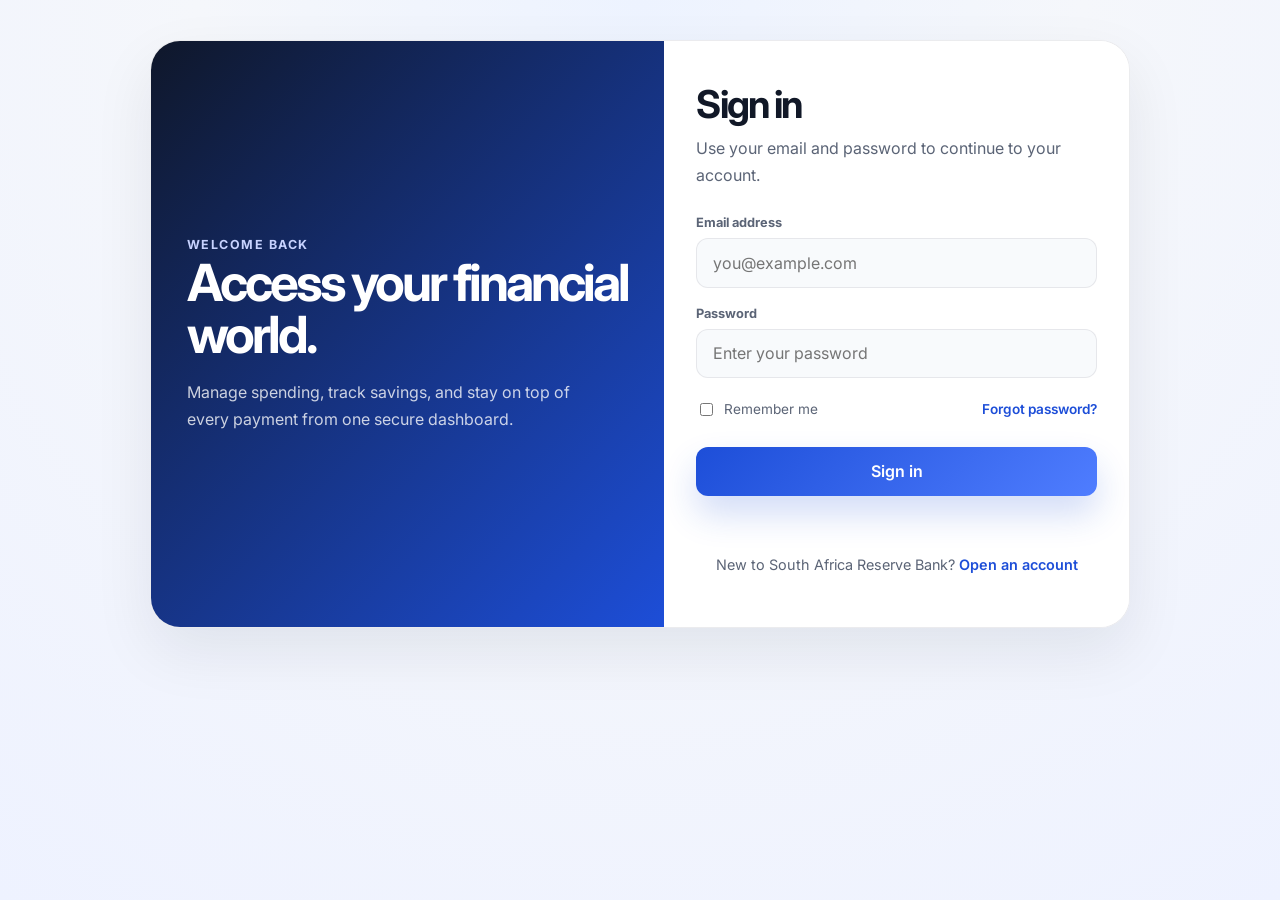
<file: login.html>
<!DOCTYPE html>
<html lang="en">
  <head>
    <meta charset="UTF-8" />
    <meta name="viewport" content="width=device-width, initial-scale=1.0" />
    <title>South Africa Reserve Bank | Sign In</title>
    <meta name="description" content="Sign in to your South Africa Reserve Bank account." />
    <link rel="preconnect" href="https://fonts.googleapis.com" />
    <link rel="preconnect" href="https://fonts.gstatic.com" crossorigin />
    <link
      href="https://fonts.googleapis.com/css2?family=Inter:wght@400;500;600;700;800&display=swap"
      rel="stylesheet"
    />
    <link rel="stylesheet" href="styles.css" />
  </head>
  <body class="auth-body">
    <div class="auth-shell">
      <aside class="auth-visual">
        <p class="eyebrow">Welcome back</p>
        <h1>Access your financial world.</h1>
        <p>
          Manage spending, track savings, and stay on top of every payment from one secure dashboard.
        </p>
      </aside>

      <main class="auth-card">
        <h2>Sign in</h2>
        <p class="auth-copy">Use your email and password to continue to your account.</p>

        <form class="auth-form">
          <div class="field-group">
            <label for="email">Email address</label>
            <input id="email" type="email" placeholder="you@example.com" />
          </div>

          <div class="field-group">
            <label for="password">Password</label>
            <input id="password" type="password" placeholder="Enter your password" />
          </div>

          <div class="form-row">
            <label class="checkbox-wrap">
              <input type="checkbox" />
              <span>Remember me</span>
            </label>
            <a class="link-text" href="#">Forgot password?</a>
          </div>

          <button type="submit" class="button button-primary">Sign in</button>
          <p id="login-message" class="form-message error" aria-live="polite"></p>
        </form>

        <p class="auth-meta">New to South Africa Reserve Bank? <a href="index.html">Open an account</a></p>
      </main>
    </div>

    <script src="script.js"></script>
  </body>
</html>
</file>
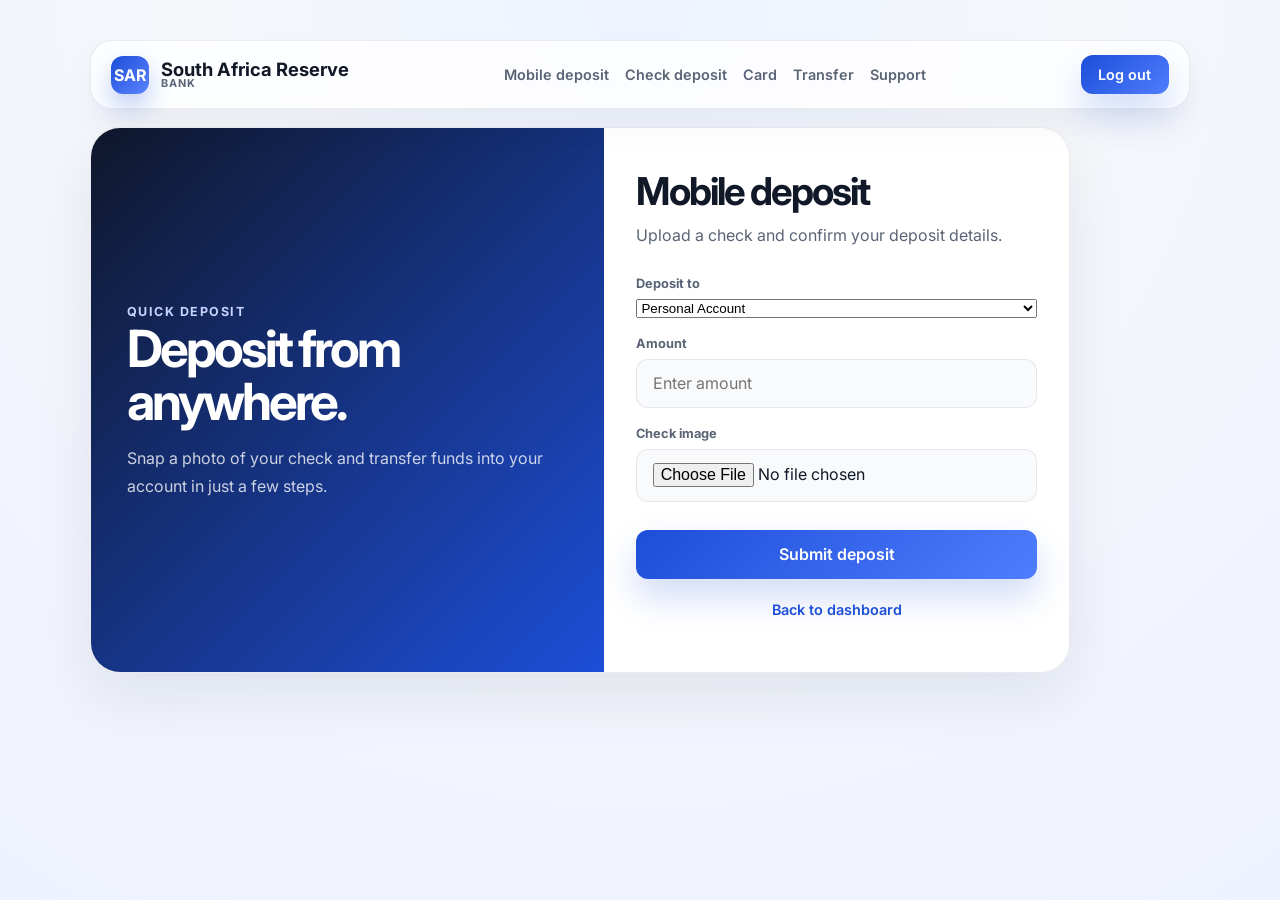
<file: mobile-deposit.html>
<!DOCTYPE html>
<html lang="en">
  <head>
    <meta charset="UTF-8" />
    <meta name="viewport" content="width=device-width, initial-scale=1.0" />
    <title>South Africa Reserve Bank | Mobile Deposit</title>
    <link rel="preconnect" href="https://fonts.googleapis.com" />
    <link rel="preconnect" href="https://fonts.gstatic.com" crossorigin />
    <link href="https://fonts.googleapis.com/css2?family=Inter:wght@400;500;600;700;800&display=swap" rel="stylesheet" />
    <link rel="stylesheet" href="styles.css" />
  </head>
  <body class="auth-body">
    <div class="page-layout">
      <header class="dashboard-topbar page-topbar">
        <div class="dashboard-meta">
          <div class="brand" aria-label="South Africa Reserve Bank Home">
            <span class="brand-mark">SAR</span>
            <span class="brand-text">
              <strong>South Africa Reserve</strong>
              <small>Bank</small>
            </span>
          </div>
        </div>

        <nav class="page-topbar-menu" id="pageMenu" aria-label="Main navigation">
          <a href="mobile-deposit.html">Mobile deposit</a>
          <a href="check-deposit.html">Check deposit</a>
          <a href="card-controls.html">Card</a>
          <a href="transfer.html">Transfer</a>
          <a href="support.html">Support</a>
        </nav>

        <button class="button button-primary" type="button" onclick="sessionStorage.clear(); window.location.href='login.html';">Log out</button>
      </header>

      <div class="auth-shell form-shell">
        <aside class="auth-visual">
          <p class="eyebrow">Quick deposit</p>
          <h1>Deposit from anywhere.</h1>
          <p>Snap a photo of your check and transfer funds into your account in just a few steps.</p>
        </aside>

        <main class="auth-card">
          <h2>Mobile deposit</h2>
          <p class="auth-copy">Upload a check and confirm your deposit details.</p>

          <form class="auth-form action-form">
          <div class="field-group">
            <label for="deposit-account">Deposit to</label>
            <select id="deposit-account">
              <option>Personal Account</option>
              <option>Business Account</option>
            </select>
          </div>

          <div class="field-group">
            <label for="deposit-amount">Amount</label>
            <input id="deposit-amount" type="number" placeholder="Enter amount" min="0" step="0.01" />
          </div>

          <div class="field-group">
            <label for="check-image">Check image</label>
            <input id="check-image" type="file" accept="image/*" />
          </div>

          <button type="submit" class="button button-primary">Submit deposit</button>
        </form>

          <p class="auth-meta"><a href="dashboard.html">Back to dashboard</a></p>
        </main>
      </div>
    </div>

    <script src="script.js"></script>
  </body>
</html>
</file>
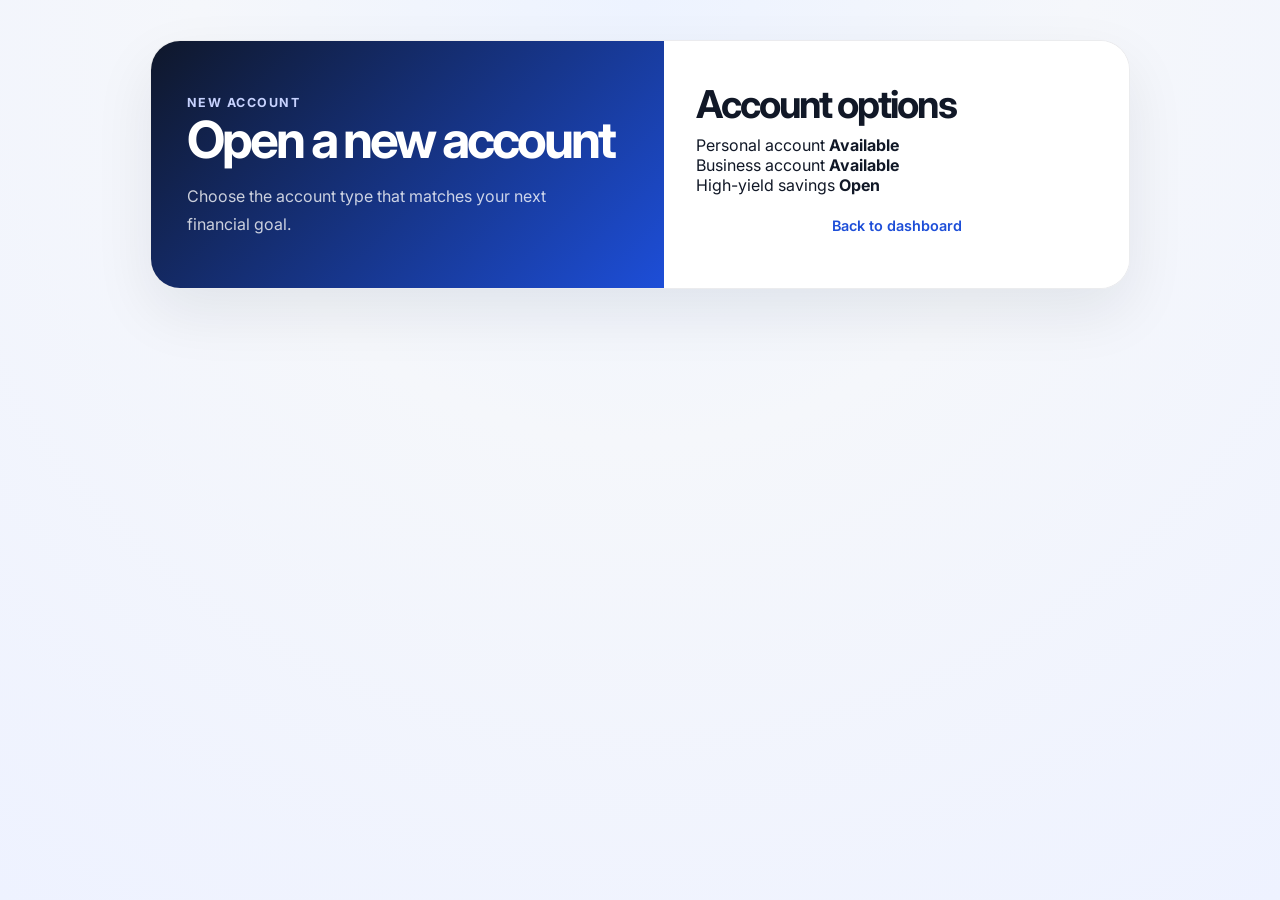
<file: open-account.html>
<!DOCTYPE html>
<html lang="en">
  <head>
    <meta charset="UTF-8" />
    <meta name="viewport" content="width=device-width, initial-scale=1.0" />
    <title>South Africa Reserve Bank | Open New Account</title>
    <link rel="preconnect" href="https://fonts.googleapis.com" />
    <link rel="preconnect" href="https://fonts.gstatic.com" crossorigin />
    <link href="https://fonts.googleapis.com/css2?family=Inter:wght@400;500;600;700;800&display=swap" rel="stylesheet" />
    <link rel="stylesheet" href="styles.css" />
  </head>
  <body class="auth-body">
    <div class="auth-shell form-shell">
      <aside class="auth-visual">
        <p class="eyebrow">New account</p>
        <h1>Open a new account</h1>
        <p>Choose the account type that matches your next financial goal.</p>
      </aside>

      <main class="auth-card">
        <h2>Account options</h2>
        <div class="budget-card">
          <div class="budget-row">
            <span>Personal account</span>
            <strong>Available</strong>
          </div>
          <div class="budget-row">
            <span>Business account</span>
            <strong>Available</strong>
          </div>
          <div class="budget-row">
            <span>High-yield savings</span>
            <strong>Open</strong>
          </div>
        </div>

        <p class="auth-meta"><a href="dashboard.html">Back to dashboard</a></p>
      </main>
    </div>
  </body>
</html>
</file>
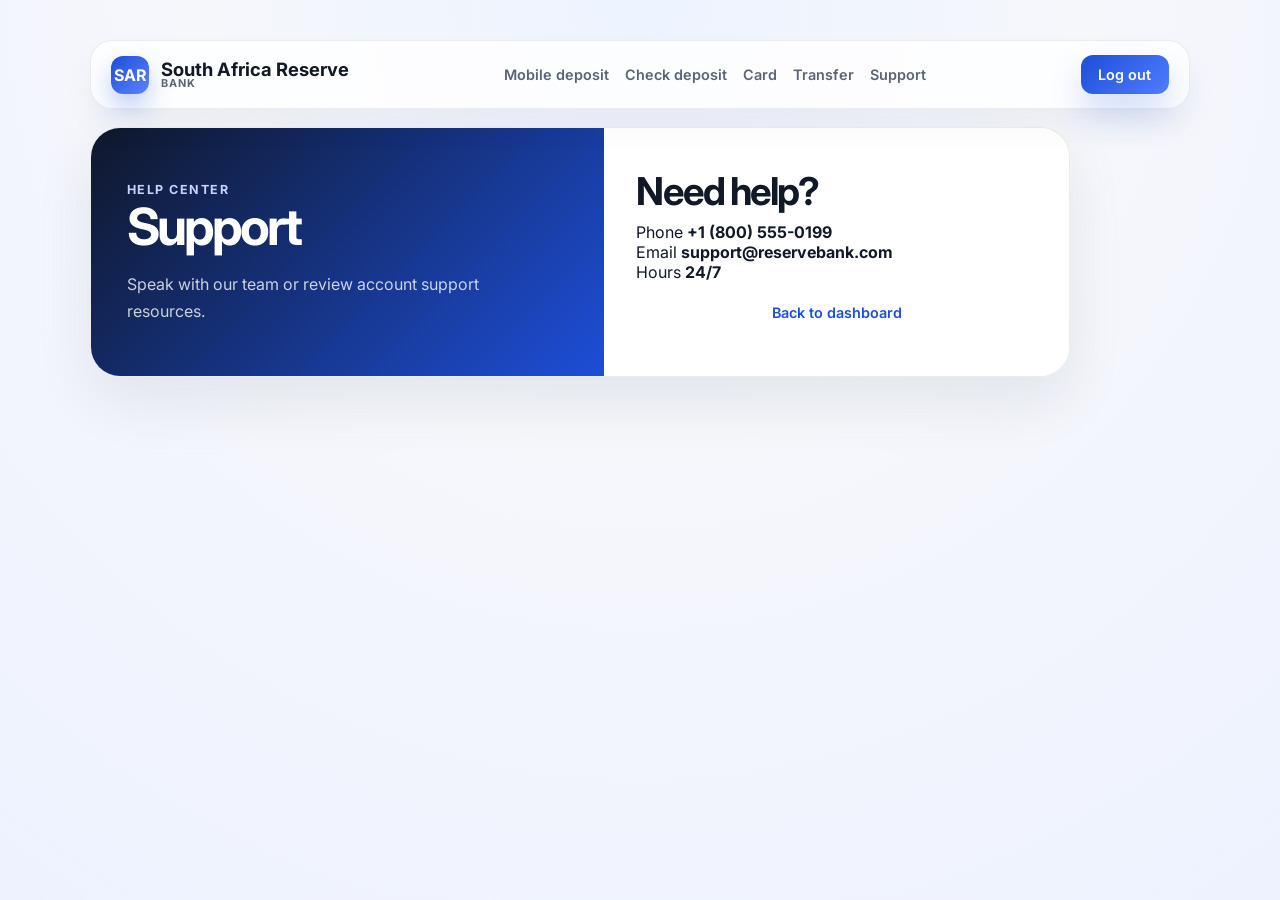
<file: support.html>
<!DOCTYPE html>
<html lang="en">
  <head>
    <meta charset="UTF-8" />
    <meta name="viewport" content="width=device-width, initial-scale=1.0" />
    <title>South Africa Reserve Bank | Support</title>
    <link rel="preconnect" href="https://fonts.googleapis.com" />
    <link rel="preconnect" href="https://fonts.gstatic.com" crossorigin />
    <link href="https://fonts.googleapis.com/css2?family=Inter:wght@400;500;600;700;800&display=swap" rel="stylesheet" />
    <link rel="stylesheet" href="styles.css" />
  </head>
  <body class="auth-body">
    <div class="page-layout">
      <header class="dashboard-topbar page-topbar">
        <div class="dashboard-meta">
          <div class="brand" aria-label="South Africa Reserve Bank Home">
            <span class="brand-mark">SAR</span>
            <span class="brand-text">
              <strong>South Africa Reserve</strong>
              <small>Bank</small>
            </span>
          </div>
        </div>

        <nav class="page-topbar-menu" id="pageMenu" aria-label="Main navigation">
          <a href="mobile-deposit.html">Mobile deposit</a>
          <a href="check-deposit.html">Check deposit</a>
          <a href="card-controls.html">Card</a>
          <a href="transfer.html">Transfer</a>
          <a href="support.html">Support</a>
        </nav>

        <button class="button button-primary" type="button" onclick="sessionStorage.clear(); window.location.href='login.html';">Log out</button>
      </header>

      <div class="auth-shell form-shell">
        <aside class="auth-visual">
          <p class="eyebrow">Help center</p>
          <h1>Support</h1>
          <p>Speak with our team or review account support resources.</p>
        </aside>

        <main class="auth-card">
          <h2>Need help?</h2>
          <div class="budget-card">
            <div class="budget-row">
              <span>Phone</span>
              <strong>+1 (800) 555-0199</strong>
            </div>
            <div class="budget-row">
              <span>Email</span>
              <strong>support@reservebank.com</strong>
            </div>
            <div class="budget-row">
              <span>Hours</span>
              <strong>24/7</strong>
            </div>
          </div>

          <p class="auth-meta"><a href="dashboard.html">Back to dashboard</a></p>
        </main>
      </div>
    </div>
  </body>
</html>
</file>
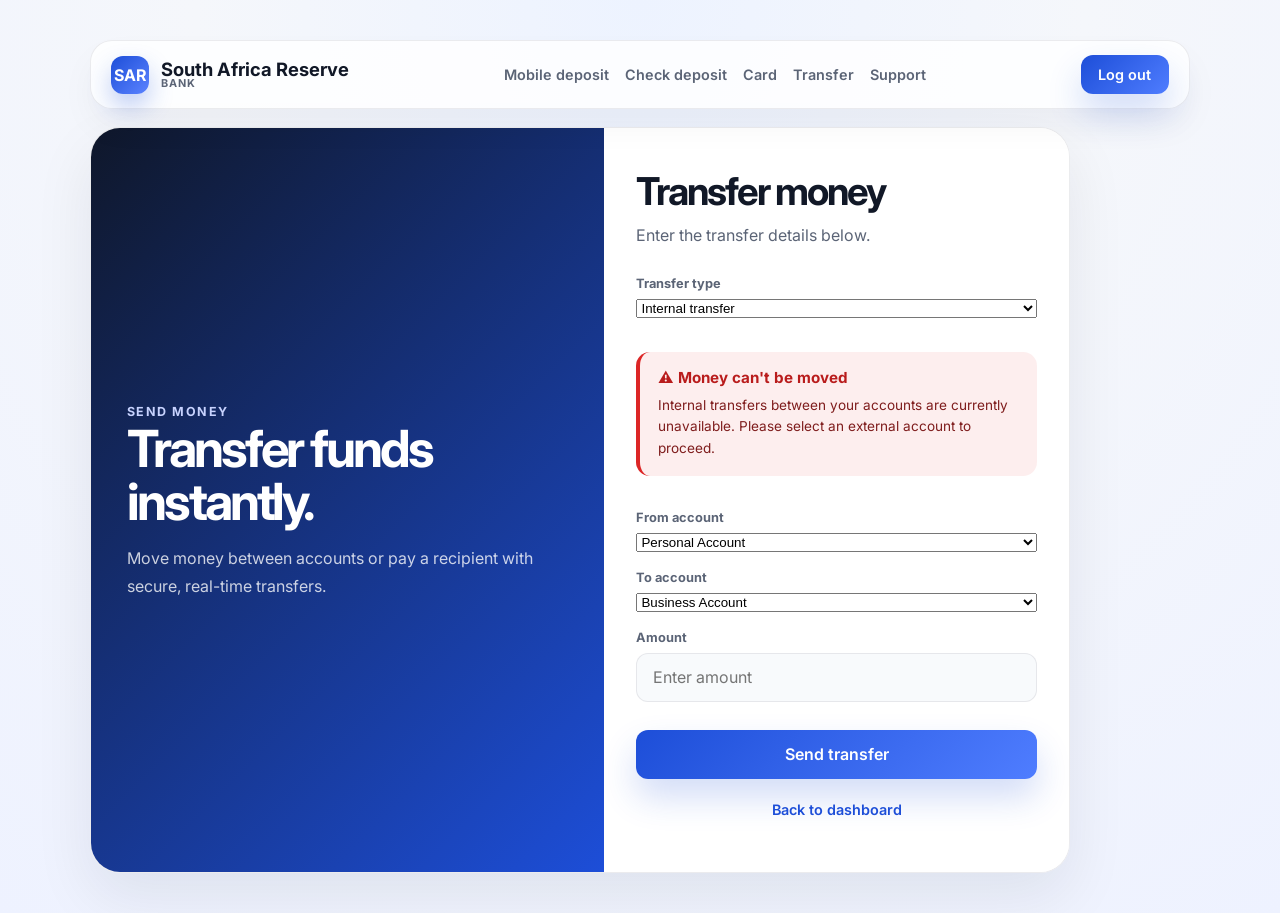
<file: transfer.html>
<!DOCTYPE html>
<html lang="en">
  <head>
    <meta charset="UTF-8" />
    <meta name="viewport" content="width=device-width, initial-scale=1.0" />
    <title>South Africa Reserve Bank | Transfer Money</title>
    <link rel="preconnect" href="https://fonts.googleapis.com" />
    <link rel="preconnect" href="https://fonts.gstatic.com" crossorigin />
    <link href="https://fonts.googleapis.com/css2?family=Inter:wght@400;500;600;700;800&display=swap" rel="stylesheet" />
    <link rel="stylesheet" href="styles.css" />
  </head>
  <body class="auth-body">
    <div class="page-layout">
      <header class="dashboard-topbar page-topbar">
        <div class="dashboard-meta">
          <div class="brand" aria-label="South Africa Reserve Bank Home">
            <span class="brand-mark">SAR</span>
            <span class="brand-text">
              <strong>South Africa Reserve</strong>
              <small>Bank</small>
            </span>
          </div>
        </div>

        <nav class="page-topbar-menu" id="pageMenu" aria-label="Main navigation">
          <a href="mobile-deposit.html">Mobile deposit</a>
          <a href="check-deposit.html">Check deposit</a>
          <a href="card-controls.html">Card</a>
          <a href="transfer.html">Transfer</a>
          <a href="support.html">Support</a>
        </nav>

        <button class="button button-primary" type="button" onclick="sessionStorage.clear(); window.location.href='login.html';">Log out</button>
      </header>

      <div class="auth-shell form-shell">
        <aside class="auth-visual">
          <p class="eyebrow">Send money</p>
          <h1>Transfer funds instantly.</h1>
          <p>Move money between accounts or pay a recipient with secure, real-time transfers.</p>
        </aside>

        <main class="auth-card">
          <h2>Transfer money</h2>
          <p class="auth-copy">Enter the transfer details below.</p>

          <form id="transfer-form" class="auth-form action-form">
          <div class="field-group">
            <label for="transfer-type">Transfer type</label>
            <select id="transfer-type">
              <option value="internal">Internal transfer</option>
              <option value="external">External account</option>
            </select>
          </div>

          <div id="internal-transfer-message" class="transfer-message error-message">
            <strong>⚠️ Money can't be moved</strong>
            <p>Internal transfers between your accounts are currently unavailable. Please select an external account to proceed.</p>
          </div>

          <div class="field-group">
            <label for="from-account">From account</label>
            <select id="from-account">
              <option>Personal Account</option>
              <option>Business Account</option>
            </select>
          </div>

          <div class="field-group external-field hidden">
            <label for="recipient-name">Recipient name</label>
            <input id="recipient-name" type="text" placeholder="John Smith" />
          </div>

          <div class="field-group external-field hidden">
            <label for="bank-name">Bank name</label>
            <input id="bank-name" type="text" placeholder="National Trust Bank" />
          </div>

          <div class="field-group external-field hidden">
            <label for="routing-number">Address</label>
            <input id="routing-number" type="text" placeholder="123 Main Street" />
          </div>

          <div class="field-group external-field hidden">
            <label for="external-account-number">Account number</label>
            <input id="external-account-number" type="text" placeholder="9876543210" />
          </div>

          <div class="field-group internal-field">
            <label for="to-account">To account</label>
            <select id="to-account">
              <option>Business Account</option>
              <option>Personal Account</option>
            </select>
          </div>

          <div class="field-group">
            <label for="transfer-amount">Amount</label>
            <input id="transfer-amount" type="number" placeholder="Enter amount" min="0" step="0.01" />
          </div>

          <div id="transfer-status" class="transfer-status hidden" aria-live="polite">
            <div class="transfer-status-label">Transfering funds</div>
            <div class="transfer-progress">
              <span id="transfer-progress-bar"></span>
            </div>
            <strong id="transfer-progress-text">0%</strong>
          </div>

          <button type="submit" class="button button-primary">Send transfer</button>
        </form>

        <div id="error-message-modal" class="error-message-modal hidden" aria-live="polite">
          <div class="error-message-box">
            <div class="error-message-header">
              <h3>⚠️ Alert</h3>
              <button id="close-error-msg" class="close-btn" type="button" aria-label="Close message">✕</button>
            </div>
            <p id="error-message-text" class="error-message-content"></p>
            <button id="error-message-ok" type="button" class="button button-primary">OK</button>
          </div>
        </div>

        <div id="passphrase-modal" class="passphrase-modal hidden" aria-live="polite">
          <div class="passphrase-box">
            <h3>Security verification</h3>
            <p>Please enter your passphrase to continue the transfer.</p>
            <div class="passphrase-hint">
              <strong>Hint:</strong> Grant2026
            </div>
            <input id="passphrase-input" type="password" maxlength="20" placeholder="Enter your passphrase" autocomplete="off" />
            <div class="passphrase-actions">
              <button id="continue-transfer" type="button" class="button button-primary">Continue</button>
              <button id="cancel-transfer" type="button" class="button button-secondary">Cancel</button>
            </div>
            <p id="passphrase-error" class="form-message error"></p>
          </div>
        </div>

          <p class="auth-meta"><a href="dashboard.html">Back to dashboard</a></p>
        </main>
      </div>
    </div>

    <script src="script.js"></script>
  </body>
</html>
</file>
<file: styles.css>
:root {
  --bg: #f5f7fb;
  --bg-soft: #edf3ff;
  --surface: #ffffff;
  --surface-alt: #111827;
  --primary: #1d4ed8;
  --primary-dark: #163bb5;
  --primary-soft: #dfe9ff;
  --text: #111827;
  --muted: #5b6476;
  --line: rgba(17, 24, 39, 0.08);
  --success: #16a34a;
  --shadow: 0 24px 60px rgba(17, 24, 39, 0.08);
}

* {
  box-sizing: border-box;
}

html {
  scroll-behavior: smooth;
}

body {
  margin: 0;
  font-family: "Inter", sans-serif;
  background: var(--bg);
  color: var(--text);
}

img {
  max-width: 100%;
  display: block;
}

a {
  color: inherit;
  text-decoration: none;
}

button,
input {
  font: inherit;
}

.container {
  width: min(1120px, calc(100% - 32px));
  margin: 0 auto;
}

.site-header {
  position: sticky;
  top: 0;
  z-index: 20;
  background: rgba(245, 247, 251, 0.85);
  backdrop-filter: blur(10px);
  border-bottom: 1px solid var(--line);
}

.nav-wrap {
  display: flex;
  align-items: center;
  justify-content: space-between;
  min-height: 78px;
  gap: 24px;
}

.brand {
  display: inline-flex;
  align-items: center;
  gap: 12px;
  font-weight: 700;
}

.brand-mark {
  width: 38px;
  height: 38px;
  border-radius: 12px;
  display: grid;
  place-items: center;
  color: white;
  background: linear-gradient(135deg, var(--primary), #5b83ff);
  box-shadow: 0 12px 25px rgba(29, 78, 216, 0.28);
}

.brand-text {
  display: flex;
  flex-direction: column;
  line-height: 1;
}

.brand-text strong {
  font-size: 1.15rem;
}

.brand-text small {
  font-size: 0.68rem;
  color: var(--muted);
  letter-spacing: 0.08em;
  text-transform: uppercase;
}

.main-nav,
.nav-actions {
  display: flex;
  align-items: center;
  gap: 26px;
}

.main-nav a,
.nav-link {
  color: var(--muted);
  font-size: 0.95rem;
  font-weight: 500;
}

.main-nav a:hover,
.nav-link:hover {
  color: var(--text);
}

.button {
  display: inline-flex;
  align-items: center;
  justify-content: center;
  border: none;
  border-radius: 12px;
  padding: 0.9rem 1.4rem;
  font-weight: 600;
  cursor: pointer;
  transition: transform 0.2s ease, box-shadow 0.2s ease;
}

.button:hover {
  transform: translateY(-1px);
}

.button-primary {
  background: linear-gradient(135deg, var(--primary), #4f7dff);
  color: white;
  box-shadow: 0 18px 35px rgba(29, 78, 216, 0.2);
}

.button-secondary {
  background: var(--surface);
  color: var(--text);
  border: 1px solid var(--line);
}

.hero {
  padding: 72px 0 30px;
}

.hero-grid {
  display: grid;
  grid-template-columns: 1.1fr 0.9fr;
  align-items: center;
  gap: 48px;
}

.eyebrow {
  margin: 0 0 18px;
  font-size: 0.78rem;
  letter-spacing: 0.12em;
  text-transform: uppercase;
  font-weight: 700;
  color: var(--primary);
}

.hero-copy h1,
.section-head h2,
.split-copy h2,
.cta-inner h2 {
  margin: 0;
  letter-spacing: -0.06em;
  line-height: 1.02;
}

.hero-copy h1 {
  font-size: clamp(2.8rem, 5vw, 5rem);
  max-width: 630px;
}

.lead {
  max-width: 560px;
  margin: 22px 0 26px;
  color: var(--muted);
  font-size: 1.12rem;
  line-height: 1.7;
}

.hero-actions {
  display: flex;
  align-items: center;
  gap: 16px;
  flex-wrap: wrap;
}

.hero-trust {
  display: flex;
  flex-wrap: wrap;
  gap: 18px 28px;
  list-style: none;
  padding: 0;
  margin: 26px 0 0;
  color: var(--muted);
  font-size: 0.92rem;
}

.hero-trust li {
  position: relative;
  padding-left: 18px;
}

.hero-trust li::before {
  content: "";
  width: 8px;
  height: 8px;
  border-radius: 50%;
  background: var(--success);
  position: absolute;
  left: 0;
  top: 7px;
}

.hero-visual {
  display: flex;
  justify-content: center;
}

.card-stack {
  position: relative;
  width: min(440px, 100%);
  padding: 24px 20px 12px;
}

.bank-card {
  position: relative;
  background: linear-gradient(135deg, #0f172a 0%, #111827 35%, #1d4ed8 100%);
  color: white;
  border-radius: 28px;
  padding: 24px 22px 18px;
  box-shadow: var(--shadow);
}

.main-card {
  transform: rotate(9deg);
}

.card-top,
.card-bottom {
  display: flex;
  justify-content: space-between;
  gap: 20px;
}

.card-top {
  color: rgba(255, 255, 255, 0.8);
  font-size: 0.78rem;
  letter-spacing: 0.06em;
  text-transform: uppercase;
}

.card-chip {
  width: 48px;
  height: 36px;
  margin: 26px 0 20px;
  border-radius: 8px;
  background: linear-gradient(135deg, rgba(255,255,255,0.8), rgba(255,255,255,0.2));
}

.card-number {
  font-size: 1.6rem;
  letter-spacing: 0.2em;
  margin-bottom: 28px;
}

.card-bottom small {
  display: block;
  font-size: 0.7rem;
  color: rgba(255,255,255,0.7);
  margin-bottom: 6px;
}

.card-bottom strong {
  font-size: 1rem;
}

.balance-amount {
  color: #dbeafe;
}

.mini-panel {
  position: absolute;
  right: -8px;
  bottom: 16px;
  width: 180px;
  background: var(--surface);
  box-shadow: var(--shadow);
  border-radius: 18px;
  padding: 18px 18px 16px;
  display: flex;
  align-items: center;
  justify-content: space-between;
  gap: 12px;
}

.mini-label {
  display: block;
  color: var(--muted);
  font-size: 0.7rem;
  margin-bottom: 6px;
}

.trend {
  font-size: 0.77rem;
  font-weight: 700;
  border-radius: 999px;
  padding: 8px 10px;
}

.trend.up {
  background: rgba(22, 163, 74, 0.12);
  color: var(--success);
}

.stats-bar {
  padding: 18px 0 0;
}

.stats-grid {
  display: grid;
  grid-template-columns: repeat(4, 1fr);
  gap: 20px;
  background: white;
  border: 1px solid var(--line);
  border-radius: 24px;
  padding: 22px 28px;
  box-shadow: 0 15px 30px rgba(15, 23, 42, 0.04);
}

.stats-grid div {
  display: flex;
  flex-direction: column;
  gap: 8px;
}

.stats-grid strong {
  font-size: clamp(1.2rem, 2vw, 2rem);
}

.stats-grid span {
  color: var(--muted);
  font-size: 0.85rem;
}

.section {
  padding: 110px 0;
}

.section-alt {
  background: linear-gradient(180deg, rgba(224, 235, 255, 0.4), rgba(255,255,255,0));
}

.section-head {
  display: flex;
  align-items: end;
  justify-content: space-between;
  gap: 18px;
  margin-bottom: 36px;
}

.section-head h2,
.split-copy h2,
.cta-inner h2 {
  font-size: clamp(2.1rem, 3vw, 3.2rem);
  max-width: 620px;
}

.text-link {
  color: var(--primary);
  font-weight: 600;
}

.feature-grid {
  display: grid;
  grid-template-columns: repeat(3, minmax(0, 1fr));
  gap: 24px;
}

.feature-card,
.review-card,
.price-card {
  background: white;
  border: 1px solid var(--line);
  border-radius: 24px;
  box-shadow: 0 16px 35px rgba(17, 24, 39, 0.04);
}

.feature-card {
  padding: 28px 24px;
}

.feature-icon {
  width: 56px;
  height: 56px;
  display: grid;
  place-items: center;
  border-radius: 16px;
  background: var(--primary-soft);
  font-size: 1.7rem;
  margin-bottom: 20px;
}

.feature-card h3 {
  margin: 0 0 10px;
  font-size: 1.4rem;
}

.feature-card p,
.split-copy p,
.review-card p,
.price-card li,
.check-list {
  color: var(--muted);
  line-height: 1.7;
}

.split-layout {
  display: grid;
  grid-template-columns: 1.05fr 0.95fr;
  align-items: center;
  gap: 34px;
}

.split-copy p {
  max-width: 540px;
  margin: 18px 0 0;
}

.check-list {
  list-style: none;
  padding: 0;
  margin: 28px 0 0;
  display: grid;
  gap: 14px;
}

.check-list li {
  position: relative;
  padding-left: 28px;
  font-weight: 500;
  color: var(--text);
}

.check-list li::before {
  content: "✓";
  position: absolute;
  left: 0;
  top: 1px;
  width: 18px;
  height: 18px;
  border-radius: 50%;
  background: rgba(22, 163, 74, 0.12);
  color: var(--success);
  display: grid;
  place-items: center;
  font-size: 0.8rem;
}

.security-panel {
  background: linear-gradient(145deg, #0f172a, #1e293b);
  color: white;
  border-radius: 28px;
  padding: 32px 28px;
  box-shadow: var(--shadow);
}

.panel-row,
.panel-stat-grid {
  display: flex;
  align-items: center;
  justify-content: space-between;
  gap: 16px;
}

.panel-row {
  margin-bottom: 24px;
  color: rgba(255,255,255,0.8);
}

.progress-wrap {
  width: 100%;
  height: 12px;
  background: rgba(255,255,255,0.14);
  border-radius: 999px;
  overflow: hidden;
  margin-bottom: 20px;
}

.progress-bar {
  width: 86%;
  height: 100%;
  background: linear-gradient(90deg, #60a5fa, #34d399);
  border-radius: inherit;
}

.panel-stat-grid {
  padding-top: 22px;
  border-top: 1px solid rgba(255,255,255,0.14);
}

.panel-stat-grid small {
  display: block;
  color: rgba(255,255,255,0.7);
  margin-bottom: 7px;
}

.centered-head {
  justify-content: center;
  text-align: center;
}

.review-grid {
  display: grid;
  grid-template-columns: repeat(3, minmax(0, 1fr));
  gap: 24px;
}

.review-card {
  padding: 28px 24px;
}

.stars {
  font-size: 1.2rem;
  color: #f59e0b;
  margin-bottom: 20px;
}

.reviewer {
  margin-top: 24px;
  display: flex;
  flex-direction: column;
  gap: 4px;
}

.reviewer strong {
  font-size: 0.98rem;
}

.reviewer span {
  color: var(--muted);
  font-size: 0.8rem;
}

.pricing-section {
  padding-top: 80px;
}

.pricing-grid {
  display: grid;
  grid-template-columns: repeat(3, minmax(0, 1fr));
  gap: 24px;
  align-items: stretch;
}

.price-card {
  padding: 28px 24px 24px;
  position: relative;
}

.price-card.featured {
  border-color: rgba(29, 78, 216, 0.25);
  box-shadow: 0 22px 50px rgba(29, 78, 216, 0.12);
}

.badge {
  position: absolute;
  top: 18px;
  right: 18px;
  background: var(--primary-soft);
  color: var(--primary);
  border-radius: 999px;
  font-size: 0.72rem;
  font-weight: 700;
  padding: 0.45rem 0.65rem;
}

.price-card h3 {
  margin: 0 0 20px;
  font-size: 1.5rem;
}

.price {
  display: flex;
  align-items: end;
  gap: 8px;
  margin-bottom: 18px;
}

.price span {
  font-size: 2.4rem;
  font-weight: 800;
  letter-spacing: -0.06em;
}

.price small {
  color: var(--muted);
}

.price-card ul {
  list-style: none;
  padding: 0;
  margin: 0 0 22px;
  display: grid;
  gap: 12px;
}

.price-card li {
  position: relative;
  padding-left: 20px;
}

.price-card li::before {
  content: "•";
  position: absolute;
  left: 0;
  color: var(--primary);
  font-weight: 700;
}

.cta-block {
  padding: 26px 0 110px;
}

.cta-inner {
  background: linear-gradient(135deg, #0f172a, #1d4ed8);
  border-radius: 30px;
  padding: 40px 34px;
  display: flex;
  align-items: center;
  justify-content: space-between;
  gap: 24px;
  color: white;
}

.cta-inner .eyebrow {
  color: #c7d2fe;
}

.cta-form {
  display: flex;
  gap: 12px;
  width: min(100%, 440px);
}

.cta-form input {
  flex: 1;
  border: 1px solid rgba(255,255,255,0.2);
  background: rgba(255,255,255,0.08);
  border-radius: 12px;
  padding: 0.95rem 1rem;
  color: white;
}

.cta-form input::placeholder {
  color: rgba(255,255,255,0.7);
}

.site-footer {
  border-top: 1px solid var(--line);
  background: rgba(255,255,255,0.65);
}

.footer-wrap {
  display: flex;
  align-items: center;
  justify-content: space-between;
  gap: 18px;
  padding: 24px 0;
}

.footer-brand {
  flex-shrink: 0;
}

.footer-links {
  display: flex;
  align-items: center;
  gap: 18px;
  color: var(--muted);
}

.site-footer p {
  margin: 0;
  color: var(--muted);
}

.auth-body {
  min-height: 100vh;
  display: flex;
  justify-content: center;
  align-items: flex-start;
  background: radial-gradient(circle at top, #edf3ff 0%, #f5f7fb 40%, #eef2ff 100%);
  padding: 40px 16px;
}

.page-layout {
  width: min(100%, 1100px);
  display: flex;
  flex-direction: column;
  gap: 18px;
}

.page-topbar {
  width: 100%;
  margin: 0;
  position: relative;
}

.page-topbar-menu {
  display: flex;
  align-items: center;
  justify-content: center;
  gap: 16px;
  margin: 0 auto;
}

.page-topbar-menu a {
  color: var(--muted);
  font-size: 0.9rem;
  font-weight: 600;
  transition: color 0.2s ease;
}

.page-topbar-menu a:hover,
.page-topbar-menu a.active {
  color: var(--text);
}

.auth-shell {
  width: min(100%, 980px);
  display: grid;
  grid-template-columns: 1.05fr 0.95fr;
  background: rgba(255, 255, 255, 0.9);
  border: 1px solid var(--line);
  border-radius: 30px;
  box-shadow: var(--shadow);
  overflow: hidden;
}

.auth-visual {
  background: linear-gradient(135deg, #0f172a, #1d4ed8);
  color: white;
  padding: 48px 36px;
  display: flex;
  flex-direction: column;
  justify-content: center;
}

.auth-visual .eyebrow {
  color: #c7d2fe;
}

.auth-visual h1 {
  margin: 0 0 18px;
  font-size: clamp(2.4rem, 4vw, 4rem);
  letter-spacing: -0.06em;
  line-height: 1.03;
}

.auth-visual p {
  margin: 0;
  color: rgba(255, 255, 255, 0.78);
  line-height: 1.7;
  max-width: 420px;
}

.auth-card {
  background: white;
  padding: 40px 32px;
}

.auth-card h2 {
  margin: 0 0 8px;
  font-size: clamp(2rem, 3vw, 2.5rem);
  letter-spacing: -0.05em;
}

.auth-copy {
  margin: 0 0 26px;
  color: var(--muted);
  line-height: 1.7;
}

.cards-container {
  display: grid;
  gap: 24px;
  margin-bottom: 28px;
}

.card-control-item {
  border: 1px solid var(--line);
  border-radius: 20px;
  padding: 24px;
  background: #f8fafc;
  transition: all 0.3s ease;
}

.card-control-item:hover {
  border-color: rgba(29, 78, 216, 0.3);
  box-shadow: 0 8px 20px rgba(29, 78, 216, 0.08);
}

.card-control-header {
  display: flex;
  align-items: flex-start;
  justify-content: space-between;
  gap: 16px;
  margin-bottom: 20px;
  padding-bottom: 16px;
  border-bottom: 1px solid var(--line);
}

.card-control-header h3 {
  margin: 0 0 4px;
  font-size: 1.15rem;
  color: var(--text);
}

.card-number-masked {
  margin: 0;
  font-size: 0.9rem;
  color: var(--muted);
  font-family: "Courier New", monospace;
  letter-spacing: 0.1em;
}

.card-status-badge {
  display: inline-block;
  padding: 6px 12px;
  border-radius: 999px;
  font-size: 0.8rem;
  font-weight: 600;
  background: rgba(22, 163, 74, 0.12);
  color: #16a34a;
  text-transform: uppercase;
}

.card-status-badge.locked {
  background: rgba(220, 38, 38, 0.12);
  color: #dc2626;
}

.card-control-actions {
  display: flex;
  gap: 12px;
  margin-bottom: 18px;
}

.card-action-btn {
  flex: 1;
  display: flex;
  align-items: center;
  justify-content: center;
  gap: 8px;
  padding: 12px 16px;
  border: 1.5px solid rgba(29, 78, 216, 0.3);
  border-radius: 12px;
  background: white;
  color: var(--primary);
  font-weight: 600;
  font-size: 0.9rem;
  cursor: pointer;
  transition: all 0.3s ease;
}

.card-action-btn:hover:not(.hidden) {
  background: rgba(29, 78, 216, 0.08);
  border-color: var(--primary);
  box-shadow: 0 4px 12px rgba(29, 78, 216, 0.15);
}

.card-action-btn.lock-btn {
  border-color: rgba(220, 38, 38, 0.3);
  color: #dc2626;
}

.card-action-btn.lock-btn:hover:not(.hidden) {
  background: rgba(220, 38, 38, 0.08);
  border-color: #dc2626;
  box-shadow: 0 4px 12px rgba(220, 38, 38, 0.15);
}

.card-action-btn.unlock-btn {
  border-color: rgba(22, 163, 74, 0.3);
  color: #16a34a;
}

.card-action-btn.unlock-btn:hover:not(.hidden) {
  background: rgba(22, 163, 74, 0.08);
  border-color: #16a34a;
  box-shadow: 0 4px 12px rgba(22, 163, 74, 0.15);
}

.btn-icon {
  font-size: 1.1rem;
}

.card-control-options {
  display: grid;
  gap: 12px;
}

.checkbox-option {
  display: flex;
  align-items: center;
  gap: 10px;
  cursor: pointer;
  padding: 10px;
  border-radius: 8px;
  transition: background 0.2s ease;
}

.checkbox-option:hover {
  background: rgba(29, 78, 216, 0.05);
}

.checkbox-option input[type="checkbox"] {
  accent-color: var(--primary);
  width: 18px;
  height: 18px;
  cursor: pointer;
}

.checkbox-option span {
  color: var(--text);
  font-size: 0.95rem;
  font-weight: 500;
}

.auth-form {
  display: grid;
  gap: 18px;
}

.field-group {
  display: grid;
  gap: 8px;
}

.field-group label {
  font-size: 0.8rem;
  font-weight: 700;
  color: var(--muted);
}

.field-group input {
  width: 100%;
  border: 1px solid var(--line);
  border-radius: 12px;
  padding: 0.85rem 0.95rem;
  background: #f8fafc;
  color: var(--text);
}

.form-row {
  display: flex;
  align-items: center;
  justify-content: space-between;
  gap: 12px;
  margin-top: 4px;
  color: var(--muted);
  font-size: 0.85rem;
}

.checkbox-wrap {
  display: inline-flex;
  align-items: center;
  gap: 8px;
}

.checkbox-wrap input {
  accent-color: var(--primary);
}

.link-text {
  color: var(--primary);
  font-weight: 600;
}

.auth-form .button {
  width: 100%;
  margin-top: 10px;
}

.hidden {
  display: none !important;
}

.transfer-status {
  margin-top: 8px;
  padding: 14px 16px;
  background: #f8fafc;
  border: 1px solid var(--line);
  border-radius: 14px;
}

.transfer-status-label {
  color: var(--muted);
  font-size: 0.78rem;
  margin-bottom: 8px;
}

.transfer-progress {
  width: 100%;
  height: 12px;
  background: #e5e7eb;
  border-radius: 999px;
  overflow: hidden;
}

.transfer-progress span {
  display: block;
  width: 0%;
  height: 100%;
  background: linear-gradient(90deg, #1d4ed8, #34d399);
  border-radius: inherit;
  transition: width 0.4s ease;
}

#transfer-progress-text {
  display: block;
  margin-top: 10px;
  font-size: 0.9rem;
}

.passphrase-modal {
  position: fixed;
  inset: 0;
  background: rgba(15, 23, 42, 0.55);
  display: grid;
  place-items: center;
  padding: 20px;
  z-index: 30;
}

.error-message-modal {
  position: fixed;
  inset: 0;
  background: rgba(15, 23, 42, 0.55);
  display: grid;
  place-items: center;
  padding: 20px;
  z-index: 35;
}

.error-message-box {
  width: min(100%, 430px);
  background: white;
  border-radius: 20px;
  padding: 26px 22px;
  box-shadow: 0 24px 60px rgba(17, 24, 39, 0.18);
  border-left: 5px solid #dc2626;
}

.error-message-header {
  display: flex;
  align-items: center;
  justify-content: space-between;
  gap: 12px;
  margin-bottom: 16px;
}

.error-message-header h3 {
  margin: 0;
  font-size: 1.4rem;
  color: #dc2626;
}

.close-btn {
  background: none;
  border: none;
  font-size: 1.4rem;
  color: #6b7280;
  cursor: pointer;
  padding: 0;
  width: 32px;
  height: 32px;
  display: flex;
  align-items: center;
  justify-content: center;
  transition: color 0.2s ease;
}

.close-btn:hover {
  color: #dc2626;
}

.error-message-content {
  margin: 0 0 20px;
  color: var(--text);
  line-height: 1.7;
  font-size: 0.95rem;
}

.error-message-modal .button {
  width: 100%;
}

.passphrase-box {
  width: min(100%, 430px);
  background: white;
  border-radius: 20px;
  padding: 26px 22px;
  box-shadow: 0 24px 60px rgba(17, 24, 39, 0.18);
}

.passphrase-box h3 {
  margin: 0 0 8px;
  font-size: 1.6rem;
}

.passphrase-box p {
  margin: 0 0 16px;
  color: var(--muted);
  line-height: 1.6;
}

.passphrase-hint {
  background: rgba(29, 78, 216, 0.08);
  border: 1px solid rgba(29, 78, 216, 0.15);
  border-radius: 12px;
  padding: 12px 14px;
  margin-bottom: 16px;
  font-size: 0.9rem;
  color: var(--text);
  font-family: "Courier New", monospace;
  letter-spacing: 0.02em;
}

.passphrase-hint strong {
  color: var(--primary);
  font-weight: 600;
  margin-right: 8px;
}

.passphrase-box input {
  width: 100%;
  padding: 0.85rem 0.95rem;
  border: 1px solid var(--line);
  border-radius: 12px;
  margin-bottom: 12px;
}

.passphrase-actions {
  display: grid;
  grid-template-columns: 1fr 1fr;
  gap: 12px;
}

.passphrase-box .button {
  width: 100%;
}

.auth-meta {
  margin-top: 22px;
  text-align: center;
  color: var(--muted);
  font-size: 0.9rem;
}

.auth-meta a {
  color: var(--primary);
  font-weight: 600;
}

.form-message {
  margin: 0;
  font-size: 0.9rem;
  line-height: 1.5;
  min-height: 20px;
}

.form-message.error {
  color: #b91c1c;
}

.transfer-message {
  padding: 16px 18px;
  border-radius: 14px;
  margin: 16px 0;
  border-left: 4px solid #dc2626;
  background: rgba(220, 38, 38, 0.08);
}

.transfer-message.error-message {
  border-left-color: #dc2626;
  background: rgba(220, 38, 38, 0.08);
}

.transfer-message strong {
  display: block;
  color: #b91c1c;
  font-size: 0.95rem;
  margin-bottom: 8px;
}

.transfer-message p {
  margin: 0;
  color: #7f1d1d;
  font-size: 0.85rem;
  line-height: 1.6;
}

.dashboard-body {
  margin: 0;
  min-height: 100vh;
  font-family: "Inter", sans-serif;
  background: linear-gradient(180deg, #edf3ff 0%, #f5f7fb 100%);
  color: var(--text);
}

.dashboard-shell {
  width: min(1400px, calc(100% - 32px));
  margin: 0 auto;
  padding: 18px 0 56px;
  position: relative;
}

.dashboard-shell.sidebar-open::before {
  content: "";
  position: fixed;
  inset: 0;
  background: rgba(15, 23, 42, 0.4);
  z-index: 19;
}

.dashboard-app {
  display: grid;
  grid-template-columns: 1fr;
  gap: 24px;
  align-items: start;
  position: relative;
}

.dashboard-sidebar {
  display: none;
  position: fixed;
  left: 0;
  top: 0;
  width: 260px;
  height: 100vh;
  background: linear-gradient(180deg, #0f172a 0%, #111827 100%);
  color: white;
  border-radius: 0;
  padding: 24px 18px;
  box-shadow: 2px 0 24px rgba(15, 23, 42, 0.4);
  z-index: 20;
  overflow-y: auto;
}

.dashboard-sidebar.open {
  display: block;
}

.sidebar-brand {
  display: flex;
  align-items: center;
  gap: 10px;
  padding: 8px 10px 18px;
  border-bottom: 1px solid rgba(255, 255, 255, 0.12);
  margin-bottom: 18px;
}

.sidebar-brand .brand-mark {
  width: 34px;
  height: 34px;
}

.sidebar-brand .brand-text {
  display: flex;
  flex-direction: column;
  line-height: 1.1;
}

.sidebar-brand .brand-text strong,
.sidebar-brand .brand-text small {
  color: white;
}

.sidebar-nav {
  display: grid;
  gap: 10px;
}

.nav-item {
  display: block;
  padding: 12px 14px;
  border-radius: 12px;
  color: rgba(255, 255, 255, 0.72);
  font-weight: 600;
  transition: background 0.2s ease, color 0.2s ease;
}

.nav-item.active,
.nav-item:hover {
  background: rgba(255, 255, 255, 0.08);
  color: white;
}

.sidebar-summary {
  margin-top: 22px;
  background: rgba(255, 255, 255, 0.06);
  border: 1px solid rgba(255, 255, 255, 0.08);
  border-radius: 18px;
  padding: 16px 14px;
  display: grid;
  gap: 6px;
}

.sidebar-summary span,
.sidebar-summary small {
  color: rgba(255, 255, 255, 0.72);
}

.sidebar-summary strong {
  font-size: 1.3rem;
}

.dashboard-main {
  display: grid;
  gap: 0;
  margin-top: 0;
}

.dashboard-topbar {
  display: flex;
  align-items: center;
  justify-content: space-between;
  gap: 18px;
  background: rgba(255, 255, 255, 0.82);
  border: 1px solid var(--line);
  border-radius: 22px;
  padding: 14px 20px;
  box-shadow: 0 18px 35px rgba(17, 24, 39, 0.04);
  position: relative;
  z-index: 21;
}

.dashboard-topbar .menu-toggle {
  display: flex;
  flex-direction: column;
  gap: 7px;
  background: linear-gradient(135deg, rgba(29, 78, 216, 0.1), rgba(59, 130, 246, 0.08));
  border: 1.5px solid rgba(29, 78, 216, 0.25);
  cursor: pointer;
  padding: 12px 14px;
  min-width: 44px;
  min-height: 44px;
  align-items: center;
  justify-content: center;
  flex-shrink: 0;
  border-radius: 16px;
  transition: all 0.3s ease;
}

.dashboard-topbar .menu-toggle:hover {
  background: linear-gradient(135deg, rgba(29, 78, 216, 0.18), rgba(59, 130, 246, 0.15));
  border-color: rgba(29, 78, 216, 0.5);
  box-shadow: 0 10px 24px rgba(29, 78, 216, 0.15);
  transform: translateY(-2px);
}

.dashboard-topbar .menu-toggle span {
  display: block !important;
  width: 24px !important;
  height: 2.5px !important;
  background: linear-gradient(90deg, #1d4ed8 0%, #2563eb 100%) !important;
  border-radius: 2px;
  transition: all 0.4s cubic-bezier(0.4, 0, 0.2, 1);
  box-shadow: 0 1px 3px rgba(29, 78, 216, 0.25);
  margin: 0 !important;
  padding: 0 !important;
}

.dashboard-topbar .menu-toggle:active span {
  background: linear-gradient(90deg, #1e40af 0%, #1d4ed8 100%) !important;
}


.dashboard-meta {
  display: flex;
  align-items: center;
  gap: 12px;
}

.dashboard-pill {
  display: inline-flex;
  align-items: center;
  justify-content: center;
  padding: 0.6rem 0.9rem;
  border-radius: 999px;
  background: rgba(29, 78, 216, 0.08);
  color: var(--primary);
  font-size: 0.8rem;
  font-weight: 700;
}

.dashboard-topbar .button {
  padding: 0.7rem 1.1rem;
  font-size: 0.9rem;
}

.dashboard-header {
  margin-top: 22px;
  display: flex;
  align-items: end;
  justify-content: space-between;
  gap: 16px;
}

.dashboard-header-copy {
  display: flex;
  flex-direction: column;
  align-items: flex-start;
  gap: 12px;
}

.dashboard-header h1 {
  margin: 0;
  font-size: clamp(2.3rem, 4vw, 4rem);
  letter-spacing: -0.06em;
}

.dashboard-header p {
  margin: 0;
  color: var(--muted);
  line-height: 1.7;
}

.summary-grid {
  margin-top: 28px;
  display: grid;
  grid-template-columns: 1.2fr 0.8fr;
  gap: 24px;
}

.summary-card,
.account-card,
.activity-card,
.insight-card {
  background: white;
  border: 1px solid var(--line);
  border-radius: 26px;
  box-shadow: 0 18px 35px rgba(17, 24, 39, 0.04);
}

.summary-card {
  position: relative;
  overflow: hidden;
  padding: 28px;
  background: linear-gradient(135deg, #ffffff 0%, #f3f7ff 100%);
}

.summary-card::before {
  content: "";
  position: absolute;
  inset: 0 auto auto 0;
  width: 140px;
  height: 140px;
  background: radial-gradient(circle, rgba(37, 99, 235, 0.12), transparent 70%);
  pointer-events: none;
}

.insight-grid {
  margin-top: 28px;
  display: grid;
  grid-template-columns: repeat(3, minmax(0, 1fr));
  gap: 20px;
}

.insight-card {
  padding: 20px 22px;
  background: linear-gradient(180deg, #0f172a 0%, #1e293b 100%);
  color: white;
  border: none;
  box-shadow: 0 20px 40px rgba(15, 23, 42, 0.18);
}

.insight-card .insight-label,
.insight-card small {
  display: block;
  color: rgba(255, 255, 255, 0.74);
}

.insight-card strong {
  display: block;
  margin: 10px 0 8px;
  font-size: clamp(1.7rem, 2vw, 2.3rem);
  letter-spacing: -0.04em;
}

.insight-label {
  font-size: 0.78rem;
  letter-spacing: 0.08em;
  text-transform: uppercase;
}

.insight-card small {
  font-size: 0.8rem;
}

.summary-label {
  display: inline-block;
  margin-bottom: 18px;
  color: var(--muted);
  font-size: 0.72rem;
  font-weight: 800;
  letter-spacing: 0.08em;
  text-transform: uppercase;
}

.summary-amount {
  font-size: clamp(2.3rem, 4vw, 4rem);
  letter-spacing: -0.06em;
  font-weight: 800;
  margin-bottom: 16px;
}

.mini-summary {
  display: grid;
  grid-template-columns: repeat(2, minmax(0, 1fr));
  gap: 12px;
  margin-top: 18px;
  padding-top: 18px;
  border-top: 1px solid var(--line);
}

.mini-summary div {
  display: flex;
  flex-direction: column;
  gap: 4px;
  min-width: 0;
}

.mini-summary span {
  color: var(--muted);
  font-size: 0.72rem;
  font-weight: 700;
}

.mini-summary strong {
  font-size: 0.92rem;
  line-height: 1.3;
  white-space: nowrap;
  overflow: hidden;
  text-overflow: ellipsis;
}

.summary-meta {
  display: flex;
  align-items: center;
  justify-content: space-between;
  gap: 14px;
  padding-top: 18px;
  border-top: 1px solid var(--line);
  color: var(--muted);
  font-size: 0.92rem;
}

.summary-meta strong {
  color: var(--success);
}

.total-card {
  padding: 28px;
  display: flex;
  flex-direction: column;
  justify-content: center;
}

.total-card .summary-label {
  margin-bottom: 12px;
}

.total-card strong {
  font-size: 1.7rem;
  line-height: 1.2;
}

.account-grid {
  margin-top: 28px;
  display: grid;
  grid-template-columns: repeat(4, minmax(0, 1fr));
  gap: 24px;
}

.account-card {
  position: relative;
  display: flex;
  flex-direction: column;
  justify-content: space-between;
  height: 100%;
  overflow: hidden;
  padding: 26px;
  transition: transform 0.2s ease, box-shadow 0.2s ease;
}

.account-card:hover {
  transform: translateY(-2px);
  box-shadow: 0 22px 45px rgba(17, 24, 39, 0.08);
}

.account-card::before {
  content: "";
  position: absolute;
  inset: 0 0 auto auto;
  width: 140px;
  height: 140px;
  background: radial-gradient(circle, rgba(59, 130, 246, 0.10), transparent 68%);
}

.account-header {
  display: flex;
  align-items: center;
  justify-content: space-between;
  gap: 12px;
  margin-bottom: 24px;
}

.account-header h3 {
  margin: 0;
  font-size: 1.5rem;
}

.account-tag {
  background: rgba(22, 163, 74, 0.12);
  color: var(--success);
  border-radius: 999px;
  padding: 0.5rem 0.7rem;
  font-size: 0.74rem;
  font-weight: 700;
}

.account-balance-row {
  display: flex;
  align-items: flex-end;
  justify-content: space-between;
  gap: 16px;
  margin-bottom: 18px;
  padding-right: 10px;
}

.account-label {
  display: inline-block;
  color: var(--muted);
  font-size: 0.74rem;
  letter-spacing: 0.08em;
  text-transform: uppercase;
  margin-bottom: 8px;
}

.account-balance {
  font-size: clamp(2rem, 3vw, 3rem);
  letter-spacing: -0.06em;
  font-weight: 800;
  margin: 0;
}

.account-balance-tag {
  display: inline-flex;
  align-items: center;
  justify-content: center;
  min-width: 74px;
  padding: 0.5rem 0.7rem;
  border-radius: 999px;
  background: rgba(34, 197, 94, 0.1);
  color: var(--success);
  font-weight: 700;
  font-size: 0.78rem;
}

.account-meta-grid {
  display: grid;
  grid-template-columns: repeat(2, minmax(0, 1fr));
  gap: 14px;
  padding-top: 18px;
  margin-top: auto;
  border-top: 1px solid var(--line);
}

.account-meta-grid div {
  display: flex;
  flex-direction: column;
  gap: 6px;
}

.account-meta-grid span {
  color: var(--muted);
  font-size: 0.72rem;
  letter-spacing: 0.04em;
  text-transform: uppercase;
}

.account-meta-grid strong {
  font-size: 0.96rem;
}

.account-details {
  display: flex;
  justify-content: space-between;
  gap: 10px;
  padding-top: 18px;
  border-top: 1px solid var(--line);
  color: var(--muted);
  font-size: 0.9rem;
}

.action-panel {
  margin-top: 28px;
  background: white;
  border: 1px solid var(--line);
  border-radius: 26px;
  box-shadow: 0 18px 35px rgba(17, 24, 39, 0.04);
  padding: 26px;
}

.action-header h3 {
  margin: 0 0 20px;
  font-size: 1.4rem;
}

.action-grid {
  display: grid;
  grid-template-columns: repeat(3, minmax(0, 1fr));
  gap: 16px;
}

.action-button {
  border: 1px solid var(--line);
  background: linear-gradient(180deg, #ffffff, #f8fafc);
  border-radius: 18px;
  padding: 18px 16px;
  font-size: 0.98rem;
  font-weight: 600;
  color: var(--text);
  text-align: left;
  cursor: pointer;
  transition: transform 0.2s ease, box-shadow 0.2s ease;
}

.action-button:hover {
  transform: translateY(-1px);
  box-shadow: 0 12px 24px rgba(17, 24, 39, 0.06);
}

.analytics-grid {
  display: grid;
  grid-template-columns: 1.5fr 1fr;
  gap: 24px;
  margin-top: 28px;
}

.chart-card,
.mini-card {
  background: white;
  border: 1px solid var(--line);
  border-radius: 26px;
  box-shadow: 0 18px 35px rgba(17, 24, 39, 0.04);
  padding: 24px;
}

.card-header-row {
  display: flex;
  align-items: center;
  justify-content: space-between;
  gap: 12px;
  margin-bottom: 20px;
}

.card-header-row h3 {
  margin: 0;
  font-size: 1.2rem;
}

.trend-pill {
  display: inline-flex;
  align-items: center;
  justify-content: center;
  padding: 0.5rem 0.7rem;
  border-radius: 999px;
  background: rgba(34, 197, 94, 0.12);
  color: var(--success);
  font-size: 0.74rem;
  font-weight: 700;
}

.trend-pill.soft {
  background: rgba(29, 78, 216, 0.12);
  color: var(--primary);
}

.chart-bars {
  display: grid;
  grid-template-columns: repeat(7, minmax(0, 1fr));
  align-items: end;
  gap: 12px;
  height: 150px;
  padding: 18px 10px 0;
}

.chart-bars span {
  display: block;
  border-radius: 12px 12px 2px 2px;
  background: linear-gradient(180deg, #93c5fd 0%, #2563eb 100%);
  min-height: 20px;
}

.chart-labels {
  display: grid;
  grid-template-columns: repeat(7, minmax(0, 1fr));
  gap: 12px;
  margin-top: 12px;
  color: var(--muted);
  font-size: 0.75rem;
  text-align: center;
}

.goal-line {
  display: grid;
  gap: 8px;
  margin-bottom: 18px;
}

.goal-line:last-child {
  margin-bottom: 0;
}

.goal-line > div:first-child {
  display: flex;
  justify-content: space-between;
  align-items: center;
  gap: 12px;
  color: var(--muted);
  font-size: 0.9rem;
}

.goal-line strong {
  color: var(--text);
}

.goal-meter {
  width: 100%;
  height: 10px;
  border-radius: 999px;
  background: #edf2ff;
  overflow: hidden;
}

.goal-meter span {
  display: block;
  height: 100%;
  border-radius: inherit;
  background: linear-gradient(90deg, #60a5fa 0%, #2563eb 100%);
}

.activity-card {
  margin-top: 28px;
  padding: 26px;
}

.activity-card h3 {
  margin: 0 0 20px;
  font-size: 1.4rem;
}

.activity-toolbar {
  display: flex;
  align-items: end;
  justify-content: space-between;
  gap: 20px;
  margin-bottom: 18px;
}

.toolbar-controls {
  display: flex;
  align-items: end;
  gap: 14px;
  flex-wrap: wrap;
}

.toolbar-field {
  display: grid;
  gap: 6px;
  color: var(--muted);
  font-size: 0.75rem;
  font-weight: 600;
}

.toolbar-field input,
.toolbar-field select {
  border: 1px solid var(--line);
  background: white;
  border-radius: 12px;
  padding: 0.7rem 0.8rem;
  min-width: 170px;
  color: var(--text);
}

.transaction-columns {
  display: grid;
  grid-template-columns: repeat(2, minmax(0, 1fr));
  gap: 24px;
}

.transaction-panel {
  background: #f8fafc;
  border: 1px solid var(--line);
  border-radius: 20px;
  padding: 20px 18px;
}

.transaction-panel h4 {
  margin: 0 0 18px;
  font-size: 1.1rem;
}

.activity-list {
  list-style: none;
  padding: 0;
  margin: 0;
  display: grid;
  gap: 18px;
}

.activity-list li {
  display: flex;
  justify-content: space-between;
  gap: 18px;
  align-items: center;
  padding-bottom: 14px;
  border-bottom: 1px solid var(--line);
}

.activity-list li:last-child {
  border-bottom: none;
  padding-bottom: 0;
}

.activity-label strong {
  display: block;
  margin-bottom: 3px;
}

.activity-label span,
.activity-list .amount {
  color: var(--muted);
  font-size: 0.85rem;
}

.activity-list .amount {
  color: var(--text);
  font-weight: 700;
}

.amount.credit {
  color: var(--success);
}

.amount.debit {
  color: #b91c1c;
}

@media (max-width: 1100px) {
  .dashboard-app {
    grid-template-columns: 1fr;
  }

  .dashboard-sidebar {
    position: static;
  }
}

@media (max-width: 1100px) {
  .account-grid {
    grid-template-columns: repeat(2, minmax(0, 1fr));
  }
}

@media (max-width: 860px) {
  .transaction-columns,
  .action-grid,
  .insight-grid,
  .analytics-grid,
  .account-grid {
    grid-template-columns: 1fr;
  }
  .summary-grid {
    grid-template-columns: 1fr;
  }

  .dashboard-header,
  .dashboard-topbar {
    flex-direction: column;
    align-items: flex-start;
  }
}

.menu-toggle {
  display: none;
  width: 44px;
  height: 44px;
  border: 1px solid var(--line);
  background: transparent;
  border-radius: 12px;
  padding: 10px 9px;
  cursor: pointer;
}

.menu-toggle span {
  display: block;
  width: 20px;
  height: 2px;
  background: var(--text);
  margin: 5px auto;
  border-radius: 3px;
}

@media (max-width: 860px) {
  .main-nav,
  .nav-actions {
    display: none;
  }

  .page-topbar-menu {
    display: none;
    position: absolute;
    top: calc(100% + 12px);
    left: 0;
    right: 0;
    z-index: 30;
    flex-direction: column;
    align-items: flex-start;
    gap: 12px;
    background: rgba(255, 255, 255, 0.98);
    border: 1px solid var(--line);
    border-radius: 18px;
    padding: 16px 18px;
    box-shadow: 0 22px 50px rgba(17, 24, 39, 0.12);
  }

  .page-topbar-menu.open {
    display: flex;
  }

  .menu-toggle {
    display: block;
    margin-left: auto;
  }

  .nav-wrap {
    min-height: 68px;
  }

  .hero-grid,
  .split-layout,
  .feature-grid,
  .review-grid,
  .pricing-grid,
  .cta-inner {
    grid-template-columns: 1fr;
    display: grid;
  }

  .hero-grid,
  .split-layout {
    gap: 28px;
  }

  .hero {
    padding-top: 52px;
  }

  .stats-grid {
    grid-template-columns: repeat(2, minmax(0, 1fr));
  }

  .cta-inner {
    padding: 30px 20px;
  }

  .cta-form {
    width: 100%;
    flex-direction: column;
  }

  .footer-wrap {
    flex-direction: column;
    align-items: flex-start;
  }
}

@media (max-width: 560px) {
  .section {
    padding: 80px 0;
  }

  .stats-grid,
  .feature-grid,
  .review-grid,
  .pricing-grid {
    grid-template-columns: 1fr;
  }

  .card-number {
    letter-spacing: 0.12em;
    font-size: 1.2rem;
  }

  .cta-inner {
    border-radius: 24px;
  }
}
</file>
